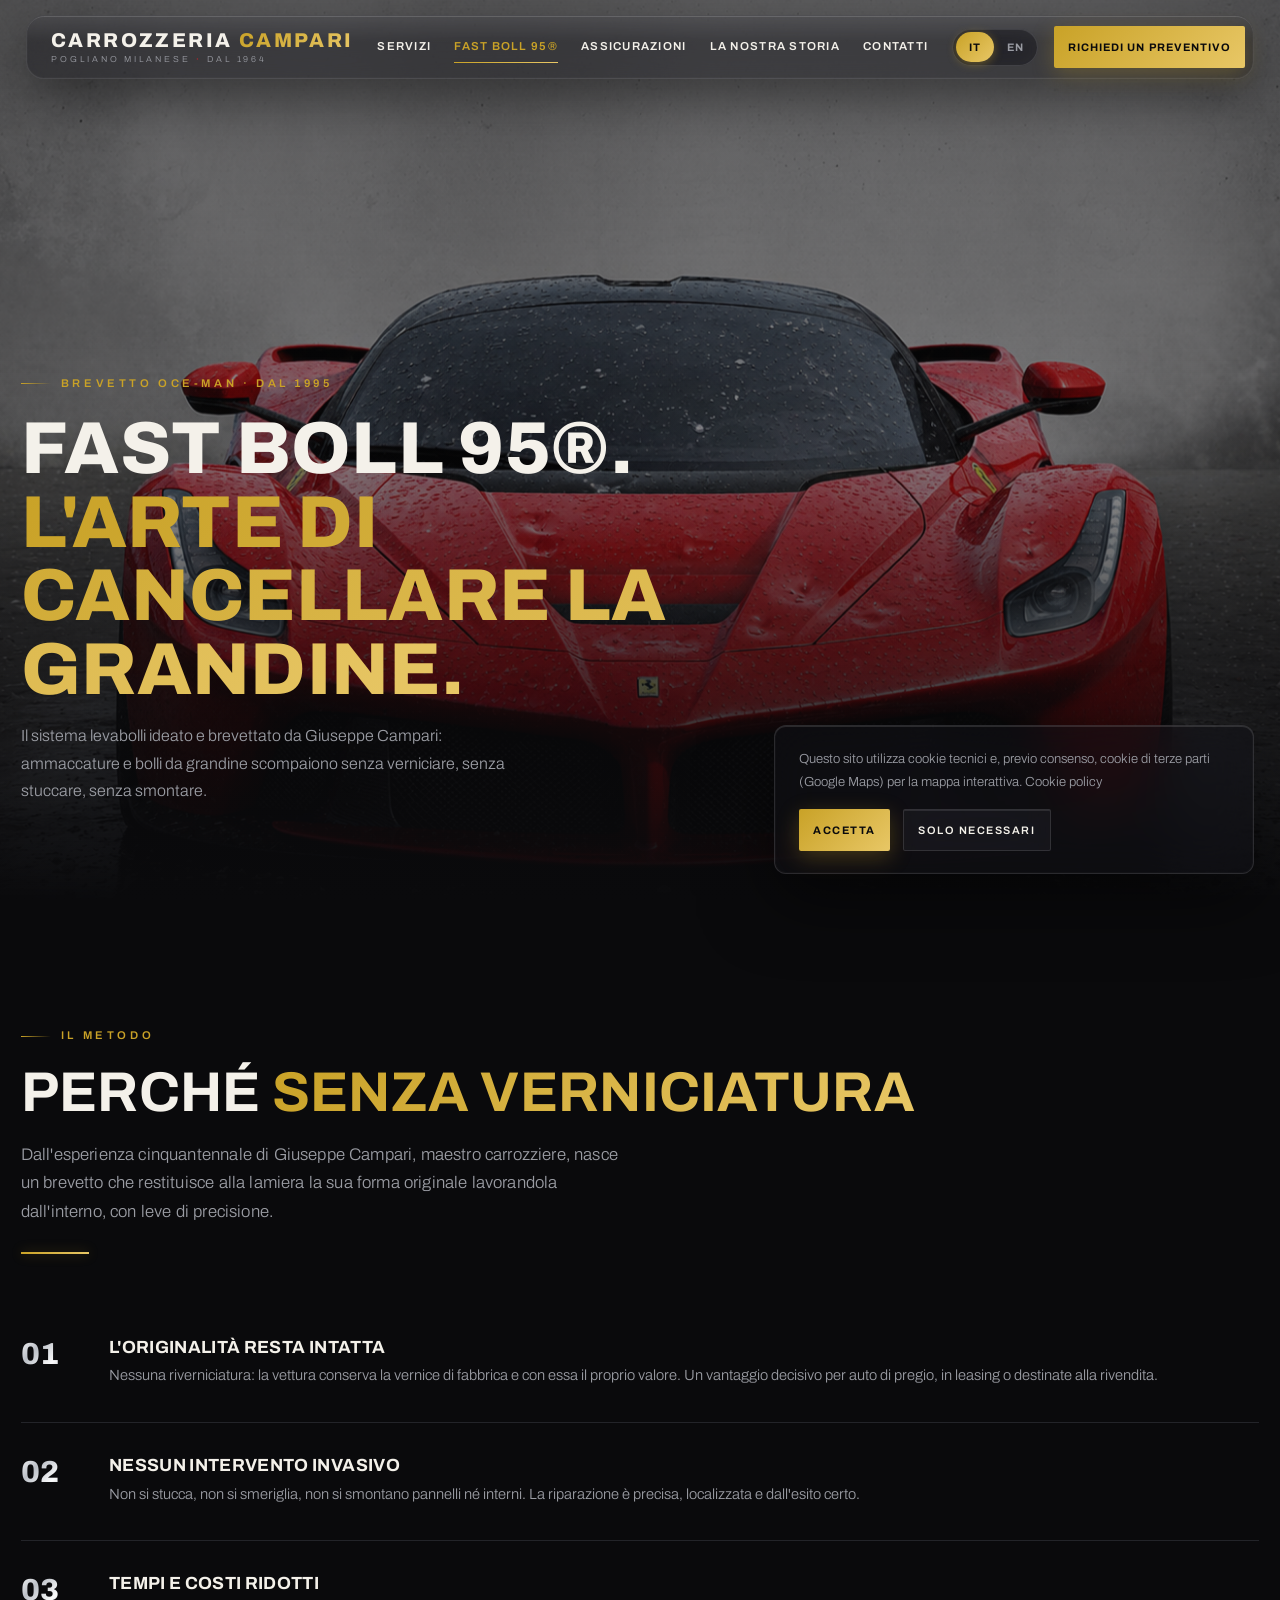
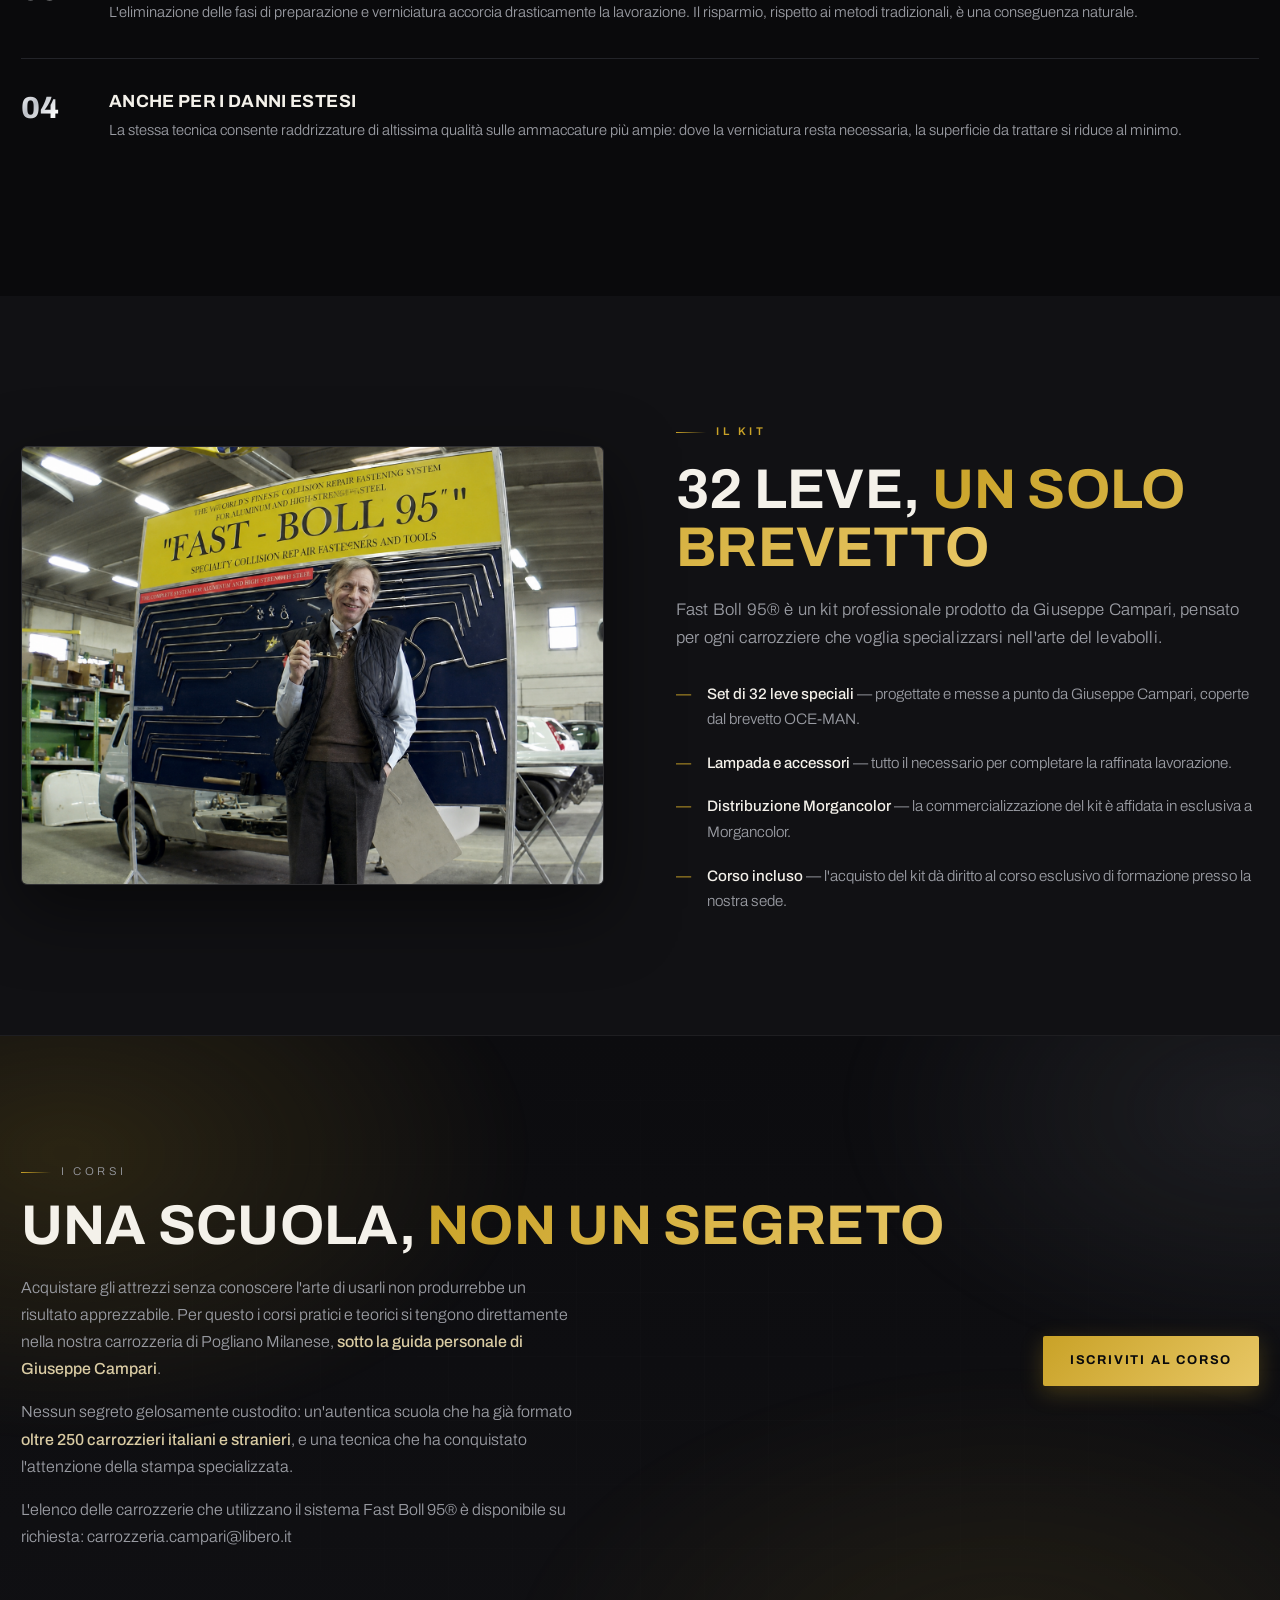
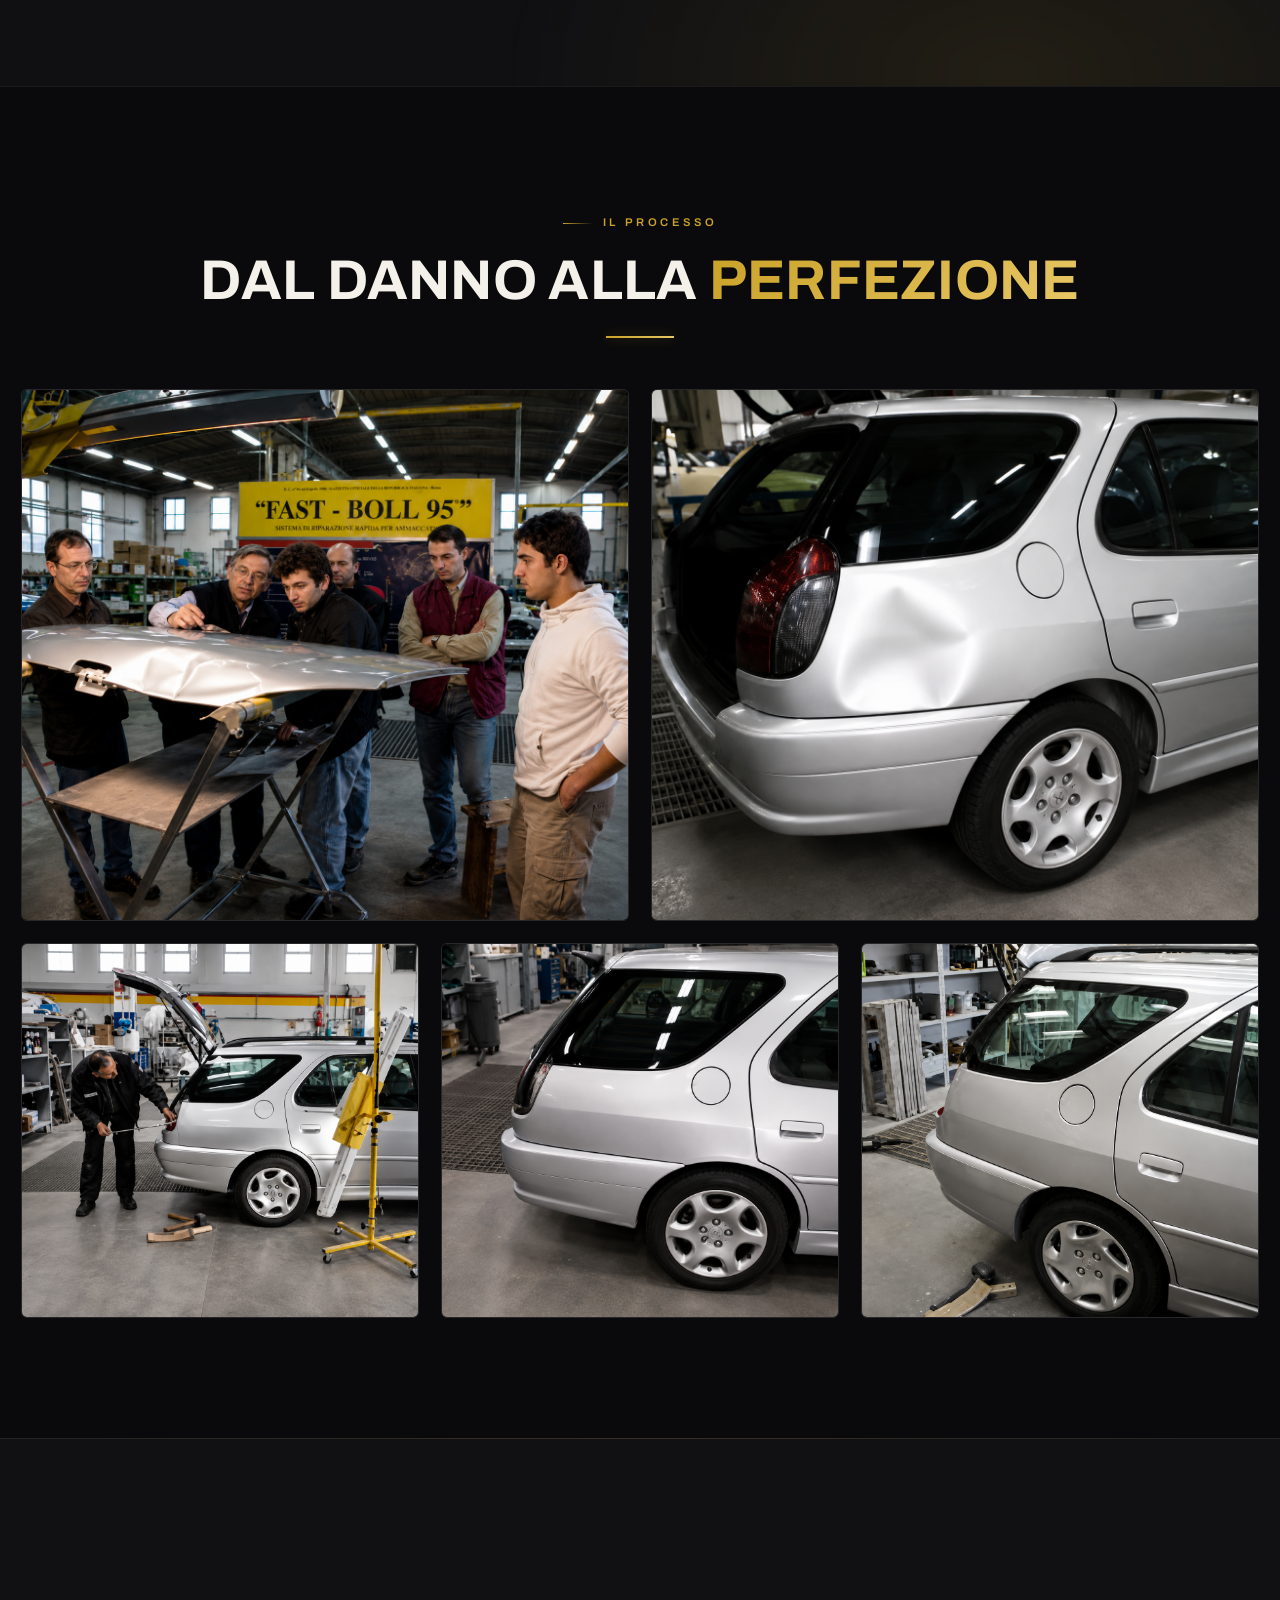
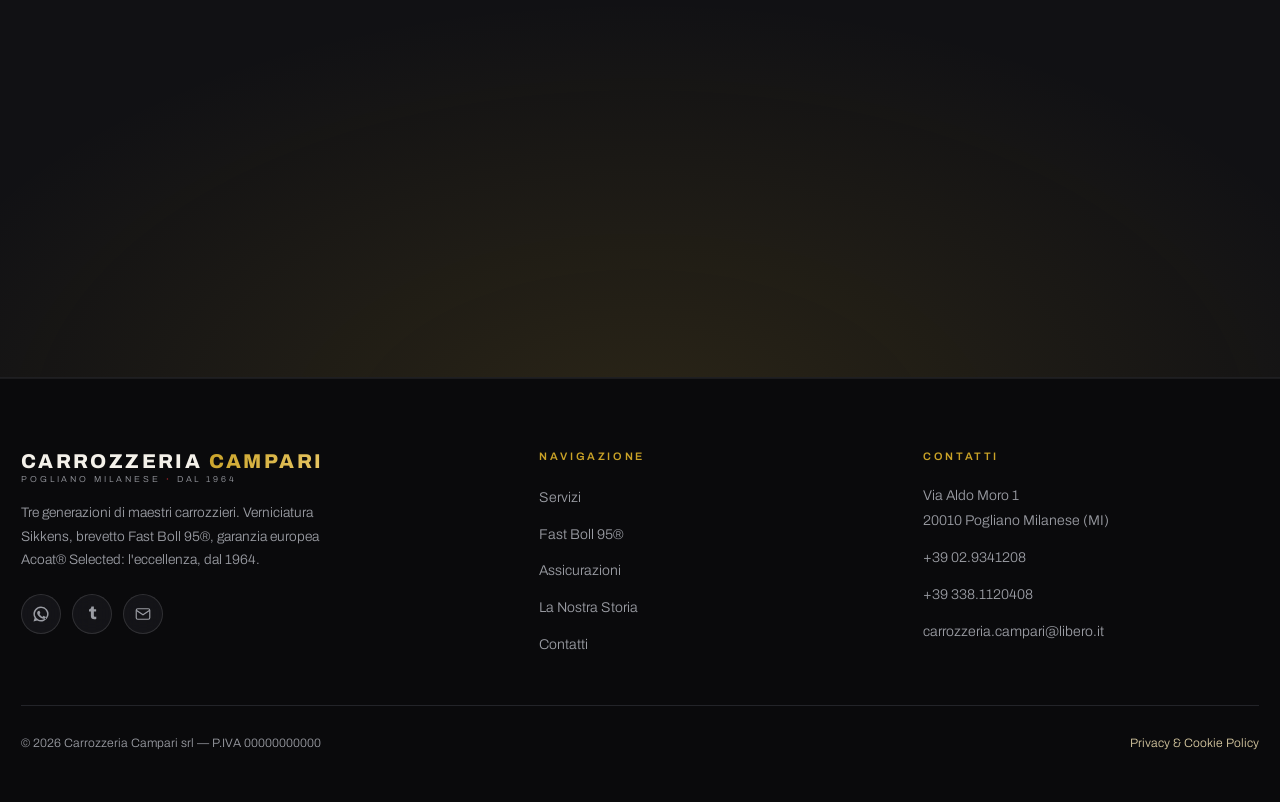
<file: fast-boll.html>
<!DOCTYPE html>
<html lang="it">
<head>
  <meta charset="UTF-8">
  <meta name="viewport" content="width=device-width, initial-scale=1.0">

  <title data-i18n-title="fbp.title">Fast Boll 95® — Riparazione grandine senza verniciatura | Carrozzeria Campari</title>
  <meta name="description" content="Fast Boll 95®: il sistema brevettato da Giuseppe Campari per riparare bolli da grandine e ammaccature senza verniciare. Kit di 32 leve speciali e corsi di specializzazione a Pogliano Milanese — oltre 250 carrozzieri formati.">

  <meta property="og:type" content="website">
  <meta property="og:title" content="Fast Boll 95® — il levabolli brevettato dal 1995">
  <meta property="og:description" content="Riparazione di grandine e ammaccature senza verniciatura. Kit brevettato OCE-MAN e corsi con Giuseppe Campari.">
  <meta property="og:image" content="images/Carrozzeria-Campari-Strumenti-FastBoll95.jpg">
  <meta property="og:locale" content="it_IT">
  <meta property="og:locale:alternate" content="en_GB">

  <link rel="preconnect" href="https://fonts.googleapis.com">
  <link rel="preconnect" href="https://fonts.gstatic.com" crossorigin>
  <link href="https://fonts.googleapis.com/css2?family=Archivo:wght@300;400;500;600;700;800;900&display=swap" rel="stylesheet">

  <style>
    :root{--nero:#0A0A0C;--carbone:#111114;--oro:#C9A227;--oro-chiaro:#E8C766;--champagne:#D9CBA3;--avorio:#F4F1EA;--grigio:#9A9CA3;--font-display:'Archivo',sans-serif;--font-body:'Archivo',sans-serif;--ease-out:cubic-bezier(.16,1,.3,1);--header-h:80px}
    *,*::before,*::after{box-sizing:border-box;margin:0;padding:0}
    body{background:var(--nero);color:var(--avorio);font-family:var(--font-body);font-weight:300;line-height:1.7;overflow-x:hidden}
    img{display:block;max-width:100%;height:auto}
    .container{width:min(1280px,100% - 2.6rem);margin-inline:auto}
    .header{position:fixed;inset:0 0 auto 0;z-index:100;height:var(--header-h);display:flex;align-items:center}
    .page-hero{position:relative;min-height:66svh;display:flex;align-items:flex-end;overflow:hidden;padding-top:var(--header-h)}
  </style>

  <link rel="stylesheet" href="css/style.css">

  <script type="application/ld+json">
  {
    "@context": "https://schema.org",
    "@type": "Service",
    "name": "Fast Boll 95® — riparazione bolli da grandine senza verniciatura",
    "serviceType": "Paintless Dent Repair (PDR)",
    "provider": { "@type": "AutoBodyShop", "name": "Carrozzeria Campari srl", "telephone": "+39029341208",
      "address": { "@type": "PostalAddress", "streetAddress": "Via Aldo Moro 1", "postalCode": "20010", "addressLocality": "Pogliano Milanese", "addressRegion": "MI", "addressCountry": "IT" } },
    "areaServed": "Milano e provincia"
  }
  </script>
</head>
<body>

  <!-- ============ HEADER ============ -->
  <header class="header is-scrolled">
    <div class="container header__inner">
      <a class="logo" href="index.html" aria-label="Carrozzeria Campari — home">
        <span class="logo__name">Carrozzeria <span>Campari</span></span>
        <span class="logo__tag" data-i18n="logo.tag">Pogliano Milanese <b>·</b> dal 1964</span>
      </a>
      <nav class="nav" aria-label="Navigazione principale">
        <a class="nav__link" href="index.html#servizi" data-i18n="nav.servizi">Servizi</a>
        <a class="nav__link is-active" href="fast-boll.html" data-i18n="nav.fastboll">Fast Boll 95®</a>
        <a class="nav__link" href="index.html#assicurazioni" data-i18n="nav.assicurazioni">Assicurazioni</a>
        <a class="nav__link" href="storia.html" data-i18n="nav.storia">La Nostra Storia</a>
        <a class="nav__link" href="index.html#contatti" data-i18n="nav.contatti">Contatti</a>
      </nav>
      <div class="header__tools">
        <div class="lang" role="group" aria-label="Lingua / Language">
          <button class="lang__btn" type="button" data-lang="it" aria-pressed="true">IT</button>
          <button class="lang__btn" type="button" data-lang="en" aria-pressed="false">EN</button>
        </div>
        <button class="btn btn--oro header__cta" type="button" data-modal data-i18n="cta.preventivo">Richiedi un preventivo</button>
        <button class="burger" type="button" aria-label="Menu" aria-expanded="false" aria-controls="drawer">
          <span class="burger__line"></span><span class="burger__line"></span><span class="burger__line"></span>
        </button>
      </div>
    </div>
  </header>

  <nav class="drawer" id="drawer" aria-label="Menu mobile">
    <a class="drawer__link" href="index.html#servizi" data-i18n="nav.servizi">Servizi</a>
    <a class="drawer__link is-active" href="fast-boll.html" data-i18n="nav.fastboll">Fast Boll 95®</a>
    <a class="drawer__link" href="index.html#assicurazioni" data-i18n="nav.assicurazioni">Assicurazioni</a>
    <a class="drawer__link" href="storia.html" data-i18n="nav.storia">La Nostra Storia</a>
    <a class="drawer__link" href="index.html#contatti" data-i18n="nav.contatti">Contatti</a>
    <a class="drawer__link" href="#" data-modal data-i18n="cta.preventivo">Richiedi un preventivo</a>
    <p class="drawer__contact" data-i18n="drawer.contact">Via Aldo Moro 1, Pogliano Milanese<br><a href="tel:+39029341208">+39 02.9341208</a> · <a href="mailto:carrozzeria.campari@libero.it">carrozzeria.campari@libero.it</a></p>
  </nav>

  <main>

    <!-- ============ PAGE HERO — Ferrari 12Cilindri ============ -->
    <section class="page-hero">
      <div class="page-hero__bg">
        <img src="images/Ferrari-12Cilindri.webp" alt="Ferrari 12Cilindri rossa — eleganza e potenza italiane" fetchpriority="high">
      </div>
      <div class="page-hero__overlay"></div>
      <div class="container">
        <div class="page-hero__inner">
          <p class="kicker" data-i18n="fbp.hero.kicker">Brevetto OCE-MAN · dal 1995</p>
          <h1 class="page-hero__title" data-i18n="fbp.hero.title">Fast Boll 95®. <em>L'arte di cancellare la grandine.</em></h1>
          <p class="page-hero__sub" data-i18n="fbp.hero.sub">Il sistema levabolli ideato e brevettato da Giuseppe Campari: ammaccature e bolli da grandine scompaiono senza verniciare, senza stuccare, senza smontare.</p>
        </div>
      </div>
    </section>

    <!-- ============ METODO ============ -->
    <section class="section">
      <div class="container">
        <div class="section__head reveal">
          <p class="kicker" data-i18n="fbp.met.kicker">Il metodo</p>
          <h2 class="section__title" data-i18n="fbp.met.title">Perché <em>senza verniciatura</em></h2>
          <p class="section__lead" data-i18n="fbp.met.lead">Dall'esperienza cinquantennale di Giuseppe Campari, maestro carrozziere, nasce un brevetto che restituisce alla lamiera la sua forma originale lavorandola dall'interno, con leve di precisione.</p>
          <div class="goldline"></div>
        </div>

        <div class="steps reveal">
          <div class="step"><div><h3 data-i18n="fbp.s1.t">L'originalità resta intatta</h3><p data-i18n="fbp.s1.p">Nessuna riverniciatura: la vettura conserva la vernice di fabbrica e con essa il proprio valore. Un vantaggio decisivo per auto di pregio, in leasing o destinate alla rivendita.</p></div></div>
          <div class="step"><div><h3 data-i18n="fbp.s2.t">Nessun intervento invasivo</h3><p data-i18n="fbp.s2.p">Non si stucca, non si smeriglia, non si smontano pannelli né interni. La riparazione è precisa, localizzata e dall'esito certo.</p></div></div>
          <div class="step"><div><h3 data-i18n="fbp.s3.t">Tempi e costi ridotti</h3><p data-i18n="fbp.s3.p">L'eliminazione delle fasi di preparazione e verniciatura accorcia drasticamente la lavorazione. Il risparmio, rispetto ai metodi tradizionali, è una conseguenza naturale.</p></div></div>
          <div class="step"><div><h3 data-i18n="fbp.s4.t">Anche per i danni estesi</h3><p data-i18n="fbp.s4.p">La stessa tecnica consente raddrizzature di altissima qualità sulle ammaccature più ampie: dove la verniciatura resta necessaria, la superficie da trattare si riduce al minimo.</p></div></div>
        </div>
      </div>
    </section>

    <!-- ============ KIT ============ -->
    <section class="section section--carbone" id="kit">
      <div class="container">
        <div class="kit__grid">
          <figure class="kit__photo reveal">
            <img src="images/Carrozzeria-Campari-Strumenti-FastBoll95.jpg" alt="Il pannello espositivo con il set di leve brevettate Fast Boll 95" loading="lazy">
          </figure>
          <div class="reveal" style="--d:.15s">
            <p class="kicker" data-i18n="fbp.kit.kicker">Il Kit</p>
            <h2 class="section__title" data-i18n="fbp.kit.title">32 leve, <em>un solo brevetto</em></h2>
            <p class="section__lead" data-i18n="fbp.kit.lead">Fast Boll 95® è un kit professionale prodotto da Giuseppe Campari, pensato per ogni carrozziere che voglia specializzarsi nell'arte del levabolli.</p>
            <ul class="kit__list">
              <li class="kit__item"><span data-i18n="fbp.kit.1"><strong>Set di 32 leve speciali</strong> — progettate e messe a punto da Giuseppe Campari, coperte dal brevetto OCE-MAN.</span></li>
              <li class="kit__item"><span data-i18n="fbp.kit.2"><strong>Lampada e accessori</strong> — tutto il necessario per completare la raffinata lavorazione.</span></li>
              <li class="kit__item"><span data-i18n="fbp.kit.3"><strong>Distribuzione Morgancolor</strong> — la commercializzazione del kit è affidata in esclusiva a Morgancolor.</span></li>
              <li class="kit__item"><span data-i18n="fbp.kit.4"><strong>Corso incluso</strong> — l'acquisto del kit dà diritto al corso esclusivo di formazione presso la nostra sede.</span></li>
            </ul>
          </div>
        </div>
      </div>
    </section>

    <!-- ============ CORSI ============ -->
    <section class="section corsi" id="corsi" data-fx>
      <div class="sec-fx" aria-hidden="true"><span class="sec-fx__grid"></span></div>
      <div class="container">
        <div class="corsi__grid">
          <div class="corsi__text reveal">
            <p class="kicker" data-i18n="fbp.cor.kicker">I corsi</p>
            <h2 class="section__title" data-i18n="fbp.cor.title">Una scuola, <em>non un segreto</em></h2>
            <p data-i18n="fbp.cor.p1">Acquistare gli attrezzi senza conoscere l'arte di usarli non produrrebbe un risultato apprezzabile. Per questo i corsi pratici e teorici si tengono direttamente nella nostra carrozzeria di Pogliano Milanese, <strong>sotto la guida personale di Giuseppe Campari</strong>.</p>
            <p data-i18n="fbp.cor.p2">Nessun segreto gelosamente custodito: un'autentica scuola che ha già formato <strong>oltre 250 carrozzieri italiani e stranieri</strong>, e una tecnica che ha conquistato l'attenzione della stampa specializzata.</p>
            <p data-i18n="fbp.cor.p3">L'elenco delle carrozzerie che utilizzano il sistema Fast Boll 95® è disponibile su richiesta: <a href="mailto:carrozzeria.campari@libero.it">carrozzeria.campari@libero.it</a></p>
          </div>
          <div class="reveal" style="--d:.15s">
            <button class="btn btn--oro" type="button" data-modal data-service="Corso Fast Boll 95®" data-i18n="fbp.cor.cta">Iscriviti al corso</button>
          </div>
        </div>
      </div>
    </section>

    <!-- ============ PROCESSO ============ -->
    <section class="section" id="processo">
      <div class="container">
        <div class="section__head section__head--center reveal">
          <p class="kicker" data-i18n="fbp.proc.kicker">Il processo</p>
          <h2 class="section__title" data-i18n="fbp.proc.title">Dal danno alla <em>perfezione</em></h2>
          <div class="goldline"></div>
        </div>
        <div class="process__grid">
          <figure class="process__item reveal">
            <img src="images/Carrozzeria-Campari-Corso-FastBoll95.jpg" alt="Giuseppe Campari con gli allievi durante il corso Fast Boll 95" loading="lazy">
            <figcaption class="process__caption"><b data-i18n="fbp.proc.1.b">La scuola</b><span data-i18n="fbp.proc.1.t">Giuseppe Campari e gli allievi del corso Fast Boll 95</span></figcaption>
          </figure>
          <figure class="process__item reveal" style="--d:.1s">
            <img src="images/Carrozzeria-Campari-Danno-Da-Riparare-Con-Metodo-FastBoll95.jpg" alt="Ammaccatura sulla fiancata prima dell'intervento con il sistema Fast Boll 95" loading="lazy">
            <figcaption class="process__caption"><b data-i18n="fbp.proc.2.b">01 · Il danno</b><span data-i18n="fbp.proc.2.t">Tipologia del danno da riparare con il sistema Fast Boll 95</span></figcaption>
          </figure>
          <figure class="process__item reveal" style="--d:.1s">
            <img src="images/Carrozzeria-Campari-Lavorazione-Con-Metodo-FastBoll95.jpg" alt="La lamiera dopo il primo intervento con le leve Fast Boll 95" loading="lazy">
            <figcaption class="process__caption"><b data-i18n="fbp.proc.3.b">02 · Il primo intervento</b><span data-i18n="fbp.proc.3.t">Aspetto del danno subito dopo il primo intervento</span></figcaption>
          </figure>
          <figure class="process__item reveal" style="--d:.2s">
            <img src="images/Carrozzeria-Campari-Lavorazione-Quasi-Ultimata-Con-Metodo-FastBoll95.jpg" alt="Fase di finitura della riparazione con il sistema Fast Boll 95" loading="lazy">
            <figcaption class="process__caption"><b data-i18n="fbp.proc.4.b">03 · La finitura</b><span data-i18n="fbp.proc.4.t">Fase di finitura con il sistema Fast Boll 95</span></figcaption>
          </figure>
          <figure class="process__item reveal" style="--d:.3s">
            <img src="images/Carrozzeria-Campari-Risultato-Finale-Riparazuione-Con-Metodo-FastBoll95.jpg" alt="La fiancata perfettamente riparata, senza alcuna verniciatura" loading="lazy">
            <figcaption class="process__caption"><b data-i18n="fbp.proc.5.b">04 · Il risultato</b><span data-i18n="fbp.proc.5.t">Riparazione eseguita senza alcun intervento di verniciatura</span></figcaption>
          </figure>
        </div>
      </div>
    </section>

    <!-- ============ CTA ============ -->
    <section class="section cta-band">
      <div class="container reveal">
        <p class="kicker" data-i18n="fbp.cta.kicker">Grandine o ammaccature?</p>
        <h2 class="section__title" data-i18n="fbp.cta.title">Affidatevi a chi <em>ha inventato il metodo</em></h2>
        <p class="section__lead" data-i18n="fbp.cta.lead">Un preventivo chiaro, una riparazione invisibile. La vostra auto torna originale.</p>
        <button class="btn btn--oro" type="button" data-modal data-service="Riparazione grandine — Fast Boll 95®" data-i18n="cta.preventivo">Richiedi un preventivo</button>
      </div>
    </section>
  </main>

  <!-- ============ FOOTER ============ -->
  <footer class="footer">
    <div class="container">
      <div class="footer__grid">
        <div>
          <a class="logo" href="index.html">
            <span class="logo__name">Carrozzeria <span>Campari</span></span>
            <span class="logo__tag" data-i18n="logo.tag">Pogliano Milanese <b>·</b> dal 1964</span>
          </a>
          <p class="footer__about" data-i18n="foot.about">Tre generazioni di maestri carrozzieri. Verniciatura Sikkens, brevetto Fast Boll 95®, garanzia europea Acoat® Selected: l'eccellenza, dal 1964.</p>
          <div class="footer__social" aria-label="Social">
            <a href="https://wa.me/393381120408" target="_blank" rel="noopener" aria-label="WhatsApp"><svg viewBox="0 0 24 24" fill="currentColor"><path d="M12 2a10 10 0 0 0-8.5 15.3L2 22l4.8-1.5A10 10 0 1 0 12 2zm0 2a8 8 0 0 1 6.7 12.4l-.3.5.6 2.2-2.3-.6-.4.2A8 8 0 1 1 12 4zm-3.4 4c-.2 0-.5 0-.7.4-.3.3-1 1-1 2.3s1 2.7 1.2 2.9c.1.2 2 3 4.8 4.1 2.4 1 2.9.8 3.4.8.5-.1 1.6-.7 1.9-1.4.2-.6.2-1.2.2-1.3-.1-.1-.3-.2-.6-.3l-2-1c-.3-.1-.5-.1-.7.1l-.7.9c-.1.2-.3.2-.5.1-.3-.1-1.2-.5-2.2-1.4-.8-.7-1.4-1.6-1.5-1.9-.1-.2 0-.4.1-.5l.5-.5c.1-.2.2-.3.3-.5 0-.2 0-.4 0-.5l-.9-2.1c-.2-.6-.4-.5-.6-.5z"/></svg></a>
            <a href="https://www.tumblr.com" target="_blank" rel="noopener" aria-label="Tumblr"><svg viewBox="0 0 24 24" fill="currentColor"><path d="M14.5 2v3.5h3v3.2h-3v5.2c0 1.2.6 1.8 1.7 1.8.6 0 1.2-.1 1.5-.3v3.1c-.5.2-1.5.5-2.7.5-2.8 0-4.5-1.5-4.5-4.4V8.7H8V6c2-.5 3-2 3.2-4h3.3z"/></svg></a>
            <a href="mailto:carrozzeria.campari@libero.it" aria-label="Email"><svg viewBox="0 0 24 24" fill="none" stroke="currentColor" stroke-width="1.6"><rect x="3" y="5" width="18" height="14" rx="2"/><path d="m3 7 9 6 9-6"/></svg></a>
          </div>
        </div>
        <div>
          <h4 class="footer__heading" data-i18n="foot.nav">Navigazione</h4>
          <ul class="footer__list">
            <li><a href="index.html#servizi" data-i18n="nav.servizi">Servizi</a></li>
            <li><a href="fast-boll.html" data-i18n="nav.fastboll">Fast Boll 95®</a></li>
            <li><a href="index.html#assicurazioni" data-i18n="nav.assicurazioni">Assicurazioni</a></li>
            <li><a href="storia.html" data-i18n="nav.storia">La Nostra Storia</a></li>
            <li><a href="index.html#contatti" data-i18n="nav.contatti">Contatti</a></li>
          </ul>
        </div>
        <div>
          <h4 class="footer__heading" data-i18n="foot.contacts">Contatti</h4>
          <ul class="footer__list">
            <li><address>Via Aldo Moro 1<br>20010 Pogliano Milanese (MI)</address></li>
            <li><a href="tel:+39029341208">+39 02.9341208</a></li>
            <li><a href="tel:+393381120408">+39 338.1120408</a></li>
            <li><a href="mailto:carrozzeria.campari@libero.it">carrozzeria.campari@libero.it</a></li>
          </ul>
        </div>
      </div>
      <div class="footer__bottom">
        <p data-i18n="foot.rights">© 2026 Carrozzeria Campari srl — P.IVA 00000000000</p>
        <p><a href="#" rel="nofollow" data-i18n="foot.privacy">Privacy &amp; Cookie Policy</a></p>
      </div>
    </div>
  </footer>

  <!-- ============ MODAL ============ -->
  <div class="modal" id="quote-modal" role="dialog" aria-modal="true" aria-labelledby="modal-title" aria-hidden="true">
    <div class="modal__backdrop"></div>
    <div class="modal__panel">
      <button class="modal__close" type="button" data-modal-close aria-label="Chiudi">✕</button>
      <p class="modal__kicker" data-i18n="modal.kicker">Risposta entro 24 ore</p>
      <h2 class="modal__title" id="modal-title" data-i18n="modal.title">Richiedi un preventivo</h2>
      <p class="modal__sub" data-i18n="modal.sub">Compilate il modulo: un membro della famiglia Campari vi ricontatterà personalmente.</p>
      <form class="form modal__form" data-quote-form>
        <div class="form__row form__row--2">
          <div class="field">
            <label class="field__label" for="m-nome" data-i18n="form.nome">Nome <b>*</b></label>
            <input class="field__input" type="text" id="m-nome" name="nome" required autocomplete="name">
            <p class="field__error" data-i18n="form.err.nome">Inserire il nome</p>
          </div>
          <div class="field">
            <label class="field__label" for="m-telefono" data-i18n="form.telefono">Telefono <b>*</b></label>
            <input class="field__input" type="tel" id="m-telefono" name="telefono" required autocomplete="tel">
            <p class="field__error" data-i18n="form.err.tel">Inserire un numero valido</p>
          </div>
        </div>
        <div class="field">
          <label class="field__label" for="m-email" data-i18n="form.email">Email</label>
          <input class="field__input" type="email" id="m-email" name="email" autocomplete="email">
          <p class="field__error" data-i18n="form.err.email">Inserire un'email valida</p>
        </div>
        <div class="field">
          <label class="field__label" for="m-servizio" data-i18n="form.servizio">Servizio</label>
          <select class="field__input" id="m-servizio" name="servizio">
            <option value="" data-i18n="form.sel">Seleziona un servizio</option>
            <option value="Carrozzeria e verniciatura" data-i18n="form.opt.carrozzeria">Carrozzeria e verniciatura</option>
            <option value="Riparazione grandine — Fast Boll 95®" data-i18n="form.opt.fastboll">Riparazione grandine — Fast Boll 95®</option>
            <option value="Soccorso stradale" data-i18n="form.opt.soccorso">Soccorso stradale</option>
            <option value="Cristalli" data-i18n="form.opt.cristalli">Cristalli</option>
            <option value="Pneumatici" data-i18n="form.opt.pneumatici">Pneumatici</option>
            <option value="Pratiche assicurative" data-i18n="form.opt.assicurative">Pratiche assicurative</option>
            <option value="Vettura sostitutiva / Noleggio" data-i18n="form.opt.noleggio">Vettura sostitutiva / Noleggio</option>
            <option value="Corso Fast Boll 95®" data-i18n="form.opt.corso">Corso Fast Boll 95®</option>
            <option value="Altro" data-i18n="form.opt.altro">Altro</option>
          </select>
        </div>
        <div class="field">
          <label class="field__label" for="m-messaggio" data-i18n="form.messaggio">Messaggio</label>
          <textarea class="field__input" id="m-messaggio" name="messaggio" rows="3"></textarea>
        </div>
        <label class="check">
          <input type="checkbox" name="privacy" required>
          <span data-i18n="form.privacy.short">Ho letto l'<a href="#" rel="nofollow">informativa privacy</a> e acconsento al trattamento dei dati (GDPR). <b>*</b></span>
        </label>
        <div><button class="btn btn--oro" type="submit" style="width:100%" data-i18n="form.submit">Invia la richiesta</button></div>
      </form>
      <div class="modal__success" aria-live="polite">
        <svg class="success-check" viewBox="0 0 88 88" aria-hidden="true"><circle cx="44" cy="44" r="42"/><path d="M26 45l13 13 23-27"/></svg>
        <h3 data-i18n="modal.success.title">Richiesta inviata</h3>
        <p data-i18n="modal.success.text">Grazie per la fiducia. Vi ricontatteremo entro 24 ore lavorative.</p>
      </div>
    </div>
  </div>

  <!-- ============ FAB ============ -->
  <div class="fab-stack">
    <a class="fab fab--glass" href="https://wa.me/393381120408" target="_blank" rel="noopener" aria-label="WhatsApp">
      <svg viewBox="0 0 24 24" fill="currentColor"><path d="M12 2a10 10 0 0 0-8.5 15.3L2 22l4.8-1.5A10 10 0 1 0 12 2zm-3.4 6c.2 0 .5 0 .6.5l.9 2.1c0 .1 0 .3 0 .5-.1.2-.2.3-.3.5l-.5.5c-.1.1-.2.3-.1.5.1.3.7 1.2 1.5 1.9 1 .9 1.9 1.3 2.2 1.4.2.1.4.1.5-.1l.7-.9c.2-.2.4-.2.7-.1l2 1c.3.1.5.2.6.3 0 .1 0 .7-.2 1.3-.3.7-1.4 1.3-1.9 1.4-.5 0-1 .2-3.4-.8-2.8-1.1-4.7-3.9-4.8-4.1-.2-.2-1.2-1.6-1.2-2.9s.7-2 1-2.3c.2-.4.5-.4.7-.4z"/></svg>
    </a>
    <button class="fab fab--oro" type="button" data-modal aria-label="Richiedi un preventivo">
      <svg viewBox="0 0 24 24" fill="none" stroke="currentColor" stroke-width="1.5" stroke-linecap="round" stroke-linejoin="round"><rect x="3" y="5" width="18" height="14" rx="2"/><path d="m3 7 9 6 9-6"/></svg>
    </button>
  </div>

  <!-- ============ MOBILE BAR ============ -->
  <div class="mobilebar">
    <a class="mobilebar__btn mobilebar__btn--call" href="tel:+39029341208">
      <svg viewBox="0 0 24 24" fill="none" stroke="currentColor" stroke-width="1.5" stroke-linecap="round" stroke-linejoin="round" aria-hidden="true"><path d="M5 4h4l2 5-2.5 1.5a12 12 0 0 0 5 5L15 13l5 2v4a2 2 0 0 1-2 2A16 16 0 0 1 3 6a2 2 0 0 1 2-2z"/></svg>
      <span data-i18n="mb.call">Chiama</span>
    </a>
    <button class="mobilebar__btn mobilebar__btn--quote" type="button" data-modal data-i18n="serv.cta">Preventivo</button>
  </div>

  <!-- ============ COOKIE ============ -->
  <div class="cookies" id="cookie-banner" role="region" aria-label="Cookie">
    <p data-i18n="cookie.text">Questo sito utilizza cookie tecnici e, previo consenso, cookie di terze parti (Google Maps) per la mappa interattiva. <a href="#" rel="nofollow">Cookie policy</a></p>
    <div class="cookies__actions">
      <button class="btn btn--oro cookies__btn" type="button" data-cookies="accept" data-i18n="cookie.accept">Accetta</button>
      <button class="btn btn--glass cookies__btn" type="button" data-cookies="decline" data-i18n="cookie.decline">Solo necessari</button>
    </div>
  </div>

  <script src="js/main.js" defer></script>
</body>
</html>
</file>
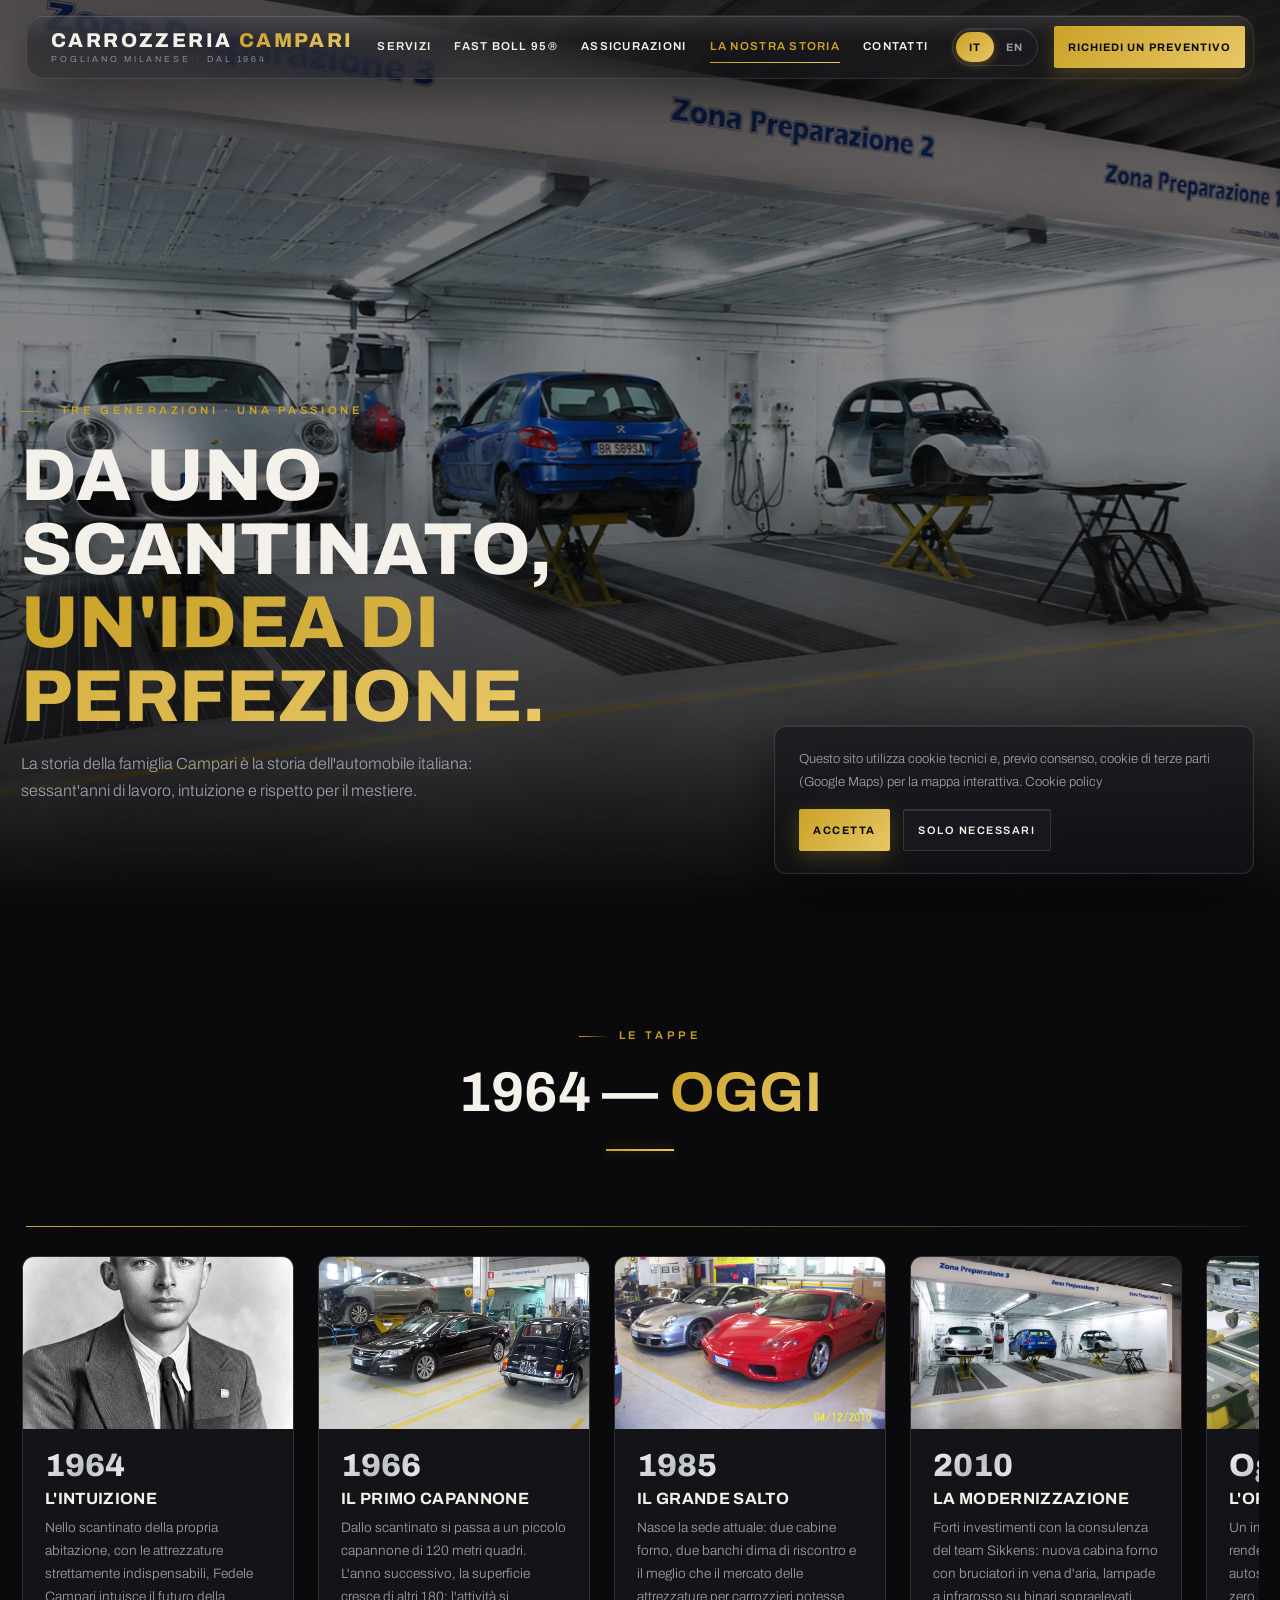
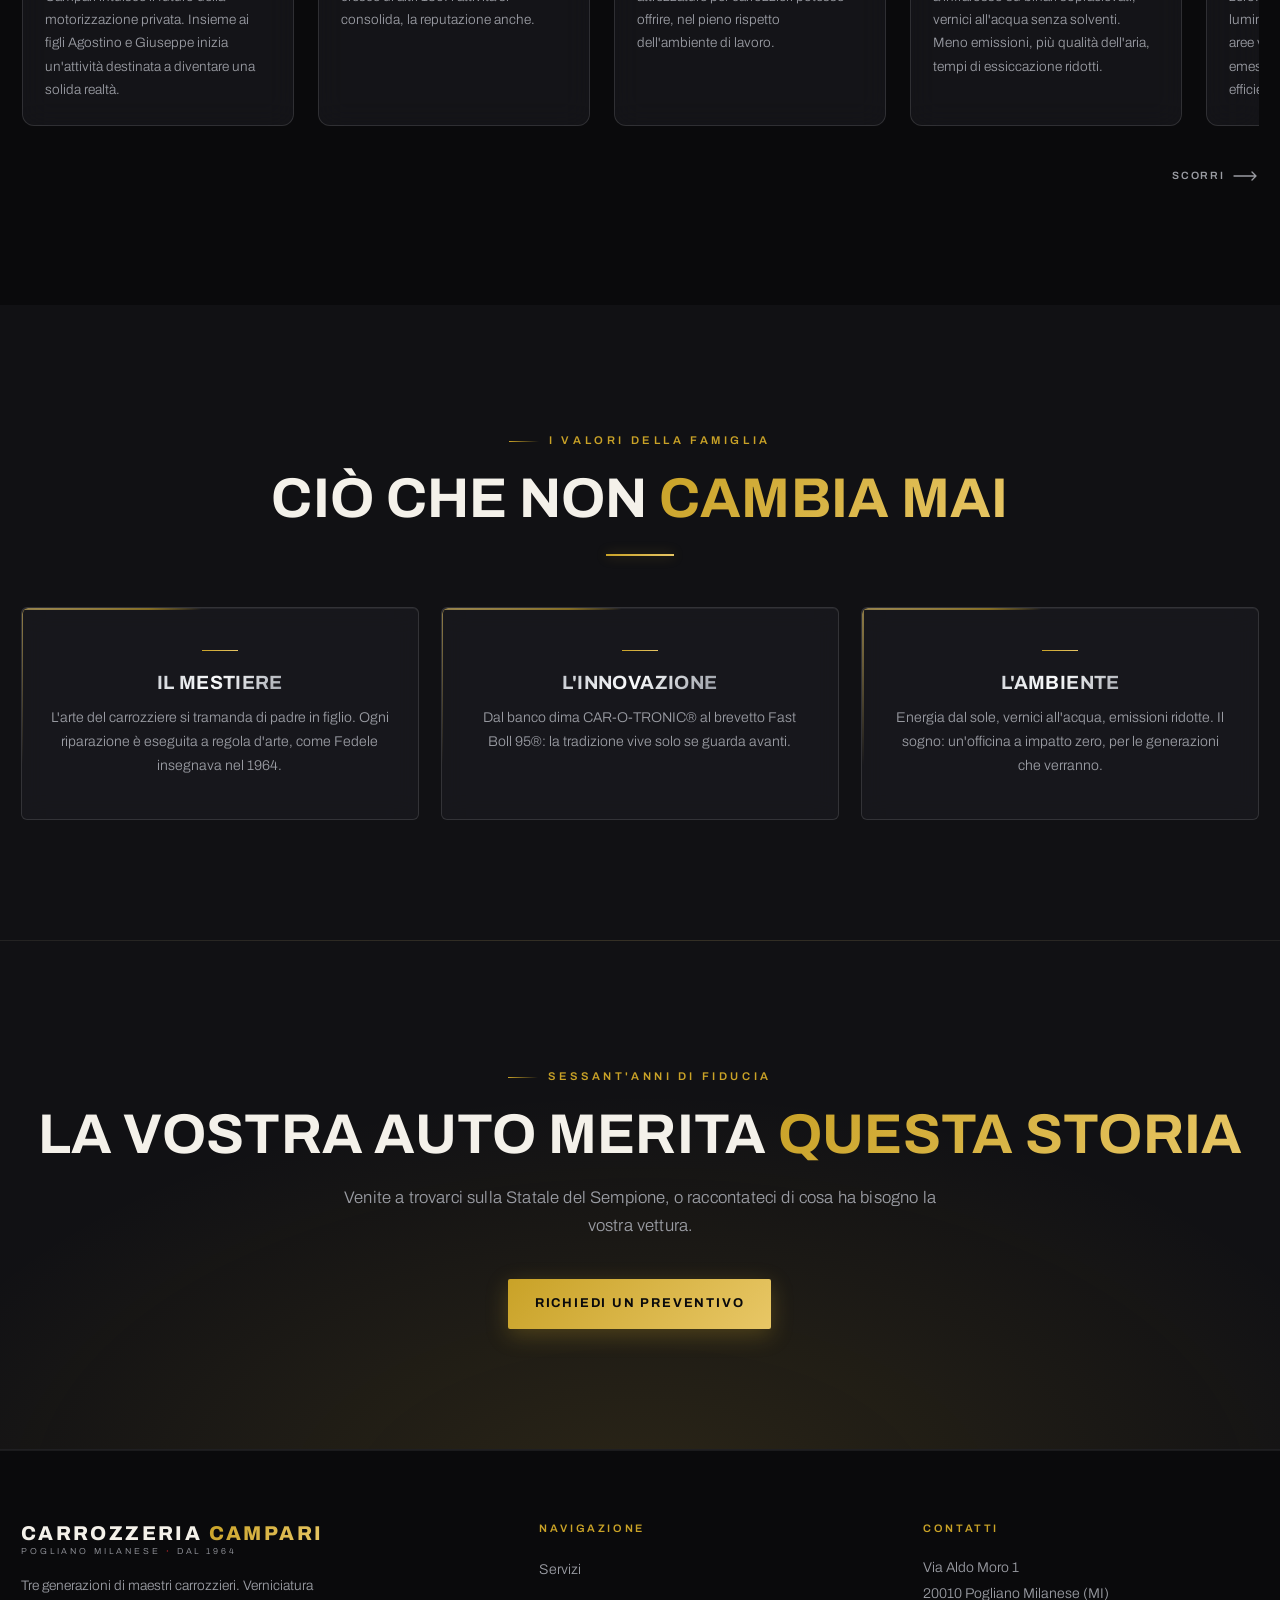
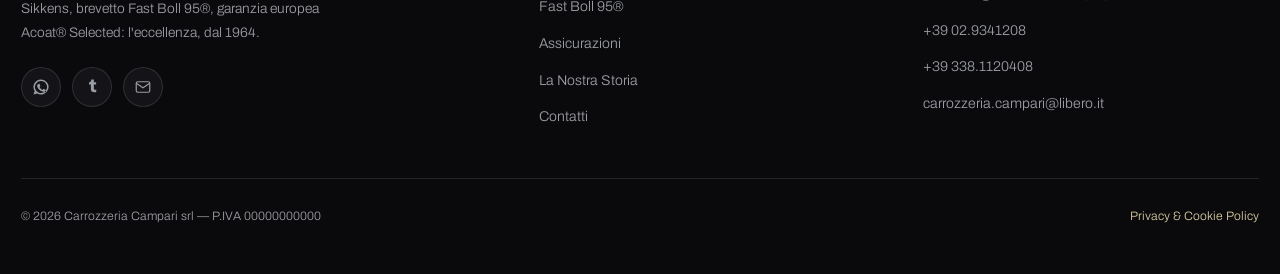
<file: storia.html>
<!DOCTYPE html>
<html lang="it">
<head>
  <meta charset="UTF-8">
  <meta name="viewport" content="width=device-width, initial-scale=1.0">

  <title data-i18n-title="stp.title">La Nostra Storia — Tre generazioni dal 1964 | Carrozzeria Campari</title>
  <meta name="description" content="Dal piccolo scantinato del 1964 alla struttura d'avanguardia alimentata da fotovoltaico da 62 kW: la storia della famiglia Campari, tre generazioni di maestri carrozzieri a Pogliano Milanese.">

  <meta property="og:type" content="website">
  <meta property="og:title" content="La Nostra Storia — Carrozzeria Campari, dal 1964">
  <meta property="og:description" content="Tre generazioni di maestri carrozzieri: la storia della famiglia Campari da uno scantinato a un'officina modello eco-sostenibile.">
  <meta property="og:image" content="images/Carrozzeria-Campari-09-1024x683.jpg">
  <meta property="og:locale" content="it_IT">
  <meta property="og:locale:alternate" content="en_GB">

  <link rel="preconnect" href="https://fonts.googleapis.com">
  <link rel="preconnect" href="https://fonts.gstatic.com" crossorigin>
  <link href="https://fonts.googleapis.com/css2?family=Archivo:wght@300;400;500;600;700;800;900&display=swap" rel="stylesheet">

  <style>
    :root{--nero:#0A0A0C;--carbone:#111114;--oro:#C9A227;--oro-chiaro:#E8C766;--champagne:#D9CBA3;--avorio:#F4F1EA;--grigio:#9A9CA3;--font-display:'Archivo',sans-serif;--font-body:'Archivo',sans-serif;--ease-out:cubic-bezier(.16,1,.3,1);--header-h:80px}
    *,*::before,*::after{box-sizing:border-box;margin:0;padding:0}
    body{background:var(--nero);color:var(--avorio);font-family:var(--font-body);font-weight:300;line-height:1.7;overflow-x:hidden}
    img{display:block;max-width:100%;height:auto}
    .container{width:min(1280px,100% - 2.6rem);margin-inline:auto}
    .header{position:fixed;inset:0 0 auto 0;z-index:100;height:var(--header-h);display:flex;align-items:center}
    .page-hero{position:relative;min-height:66svh;display:flex;align-items:flex-end;overflow:hidden;padding-top:var(--header-h)}
  </style>

  <link rel="stylesheet" href="css/style.css">

  <script type="application/ld+json">
  {
    "@context": "https://schema.org",
    "@type": "AboutPage",
    "name": "La Nostra Storia — Carrozzeria Campari",
    "description": "La storia della Carrozzeria Campari di Pogliano Milanese: dal 1964 a oggi, tre generazioni di maestri carrozzieri.",
    "mainEntity": { "@type": "AutoBodyShop", "name": "Carrozzeria Campari srl", "foundingDate": "1964",
      "founder": { "@type": "Person", "name": "Fedele Campari" },
      "address": { "@type": "PostalAddress", "streetAddress": "Via Aldo Moro 1", "postalCode": "20010", "addressLocality": "Pogliano Milanese", "addressRegion": "MI", "addressCountry": "IT" } }
  }
  </script>
</head>
<body>

  <!-- ============ HEADER ============ -->
  <header class="header is-scrolled">
    <div class="container header__inner">
      <a class="logo" href="index.html" aria-label="Carrozzeria Campari — home">
        <span class="logo__name">Carrozzeria <span>Campari</span></span>
        <span class="logo__tag" data-i18n="logo.tag">Pogliano Milanese <b>·</b> dal 1964</span>
      </a>
      <nav class="nav" aria-label="Navigazione principale">
        <a class="nav__link" href="index.html#servizi" data-i18n="nav.servizi">Servizi</a>
        <a class="nav__link" href="fast-boll.html" data-i18n="nav.fastboll">Fast Boll 95®</a>
        <a class="nav__link" href="index.html#assicurazioni" data-i18n="nav.assicurazioni">Assicurazioni</a>
        <a class="nav__link is-active" href="storia.html" data-i18n="nav.storia">La Nostra Storia</a>
        <a class="nav__link" href="index.html#contatti" data-i18n="nav.contatti">Contatti</a>
      </nav>
      <div class="header__tools">
        <div class="lang" role="group" aria-label="Lingua / Language">
          <button class="lang__btn" type="button" data-lang="it" aria-pressed="true">IT</button>
          <button class="lang__btn" type="button" data-lang="en" aria-pressed="false">EN</button>
        </div>
        <button class="btn btn--oro header__cta" type="button" data-modal data-i18n="cta.preventivo">Richiedi un preventivo</button>
        <button class="burger" type="button" aria-label="Menu" aria-expanded="false" aria-controls="drawer">
          <span class="burger__line"></span><span class="burger__line"></span><span class="burger__line"></span>
        </button>
      </div>
    </div>
  </header>

  <nav class="drawer" id="drawer" aria-label="Menu mobile">
    <a class="drawer__link" href="index.html#servizi" data-i18n="nav.servizi">Servizi</a>
    <a class="drawer__link" href="fast-boll.html" data-i18n="nav.fastboll">Fast Boll 95®</a>
    <a class="drawer__link" href="index.html#assicurazioni" data-i18n="nav.assicurazioni">Assicurazioni</a>
    <a class="drawer__link is-active" href="storia.html" data-i18n="nav.storia">La Nostra Storia</a>
    <a class="drawer__link" href="index.html#contatti" data-i18n="nav.contatti">Contatti</a>
    <a class="drawer__link" href="#" data-modal data-i18n="cta.preventivo">Richiedi un preventivo</a>
    <p class="drawer__contact" data-i18n="drawer.contact">Via Aldo Moro 1, Pogliano Milanese<br><a href="tel:+39029341208">+39 02.9341208</a> · <a href="mailto:carrozzeria.campari@libero.it">carrozzeria.campari@libero.it</a></p>
  </nav>

  <main>

    <!-- ============ PAGE HERO ============ -->
    <section class="page-hero">
      <div class="page-hero__bg">
        <img src="images/Carrozzeria-Campari-09-1024x683.jpg" alt="Le zone di preparazione dell'officina Campari con vetture sui ponti sollevatori" fetchpriority="high">
      </div>
      <div class="page-hero__overlay"></div>
      <div class="container">
        <div class="page-hero__inner">
          <p class="kicker" data-i18n="stp.hero.kicker">Tre generazioni · una passione</p>
          <h1 class="page-hero__title" data-i18n="stp.hero.title">Da uno scantinato, <em>un'idea di perfezione.</em></h1>
          <p class="page-hero__sub" data-i18n="stp.hero.sub">La storia della famiglia Campari è la storia dell'automobile italiana: sessant'anni di lavoro, intuizione e rispetto per il mestiere.</p>
        </div>
      </div>
    </section>

    <!-- ============ TIMELINE ============ -->
    <section class="section">
      <div class="container">
        <div class="section__head section__head--center reveal">
          <p class="kicker" data-i18n="stp.tl.kicker">Le tappe</p>
          <h2 class="section__title" data-i18n="stp.tl.title">1964 — <em>oggi</em></h2>
          <div class="goldline"></div>
        </div>

        <div class="timeline">
          <div class="tl-item reveal">
            <div class="tl-item__year">1964</div>
            <h3 class="tl-item__title" data-i18n="stp.tl.1.t">L'intuizione</h3>
            <p class="tl-item__text" data-i18n="stp.tl.1.p">Nello scantinato della propria abitazione, con le attrezzature strettamente indispensabili, Fedele Campari intuisce il futuro della motorizzazione privata. Insieme ai figli Agostino e Giuseppe inizia un'attività destinata a diventare una solida realtà.</p>
            <img class="tl-item__photo" src="images/Fedele-Campari.gif" alt="Fedele Campari, fondatore della carrozzeria" loading="lazy">
          </div>
          <div class="tl-item reveal">
            <div class="tl-item__year">1966</div>
            <h3 class="tl-item__title" data-i18n="stp.tl.2.t">Il primo capannone</h3>
            <p class="tl-item__text" data-i18n="stp.tl.2.p">Dallo scantinato si passa a un piccolo capannone di 120 metri quadri. L'anno successivo, la superficie cresce di altri 180: l'attività si consolida, la reputazione anche.</p>
            <img class="tl-item__photo" src="images/Carrozzeria-Campari-07-1024x768.jpg" alt="Reparto di lavorazione della Carrozzeria Campari" loading="lazy">
          </div>
          <div class="tl-item reveal">
            <div class="tl-item__year">1985</div>
            <h3 class="tl-item__title" data-i18n="stp.tl.3.t">Il grande salto</h3>
            <p class="tl-item__text" data-i18n="stp.tl.3.p">Nasce la sede attuale: due cabine forno, due banchi dima di riscontro e il meglio che il mercato delle attrezzature per carrozzieri potesse offrire, nel pieno rispetto dell'ambiente di lavoro.</p>
            <img class="tl-item__photo" src="images/Carrozzeria-Campari-02-1024x768.jpg" alt="L'esterno della sede attuale della Carrozzeria Campari" loading="lazy">
          </div>
          <div class="tl-item reveal">
            <div class="tl-item__year">2010</div>
            <h3 class="tl-item__title" data-i18n="stp.tl.4.t">La modernizzazione</h3>
            <p class="tl-item__text" data-i18n="stp.tl.4.p">Forti investimenti con la consulenza del team Sikkens: nuova cabina forno con bruciatori in vena d'aria, lampade a infrarosso su binari sopraelevati, vernici all'acqua senza solventi. Meno emissioni, più qualità dell'aria, tempi di essiccazione ridotti.</p>
            <img class="tl-item__photo" src="images/Carrozzeria-Campari-09-1024x683.jpg" alt="Le moderne zone di preparazione dell'officina dopo la modernizzazione" loading="lazy">
          </div>
          <div class="tl-item reveal">
            <div class="tl-item__year" data-i18n="stp.tl.5.y">Oggi</div>
            <h3 class="tl-item__title" data-i18n="stp.tl.5.t">L'officina del futuro</h3>
            <p class="tl-item__text" data-i18n="stp.tl.5.p">Un impianto fotovoltaico da 62 kW rende la struttura teoricamente autosufficiente, a impatto ambientale zero. Il prossimo obiettivo: una luminosa zona di consegna, nuove aree verdi per compensare la CO₂ emessa e un'officina modello — efficiente, salubre, sicura.</p>
            <img class="tl-item__photo" src="images/Carrozzeria-Campari-11-1024x768.jpg" alt="L'officina moderna della Carrozzeria Campari oggi" loading="lazy">
          </div>
        </div>
        <p class="timeline-hint" aria-hidden="true">
          <span data-i18n="hero.scroll">Scorri</span>
          <svg viewBox="0 0 26 10" fill="none" stroke="currentColor" stroke-width="1.3" stroke-linecap="round"><path d="M1 5h22m0 0-4-4m4 4-4 4"/></svg>
        </p>
      </div>
    </section>

    <!-- ============ VALORI ============ -->
    <section class="section section--carbone">
      <div class="container">
        <div class="section__head section__head--center reveal">
          <p class="kicker" data-i18n="stp.val.kicker">I valori della famiglia</p>
          <h2 class="section__title" data-i18n="stp.val.title">Ciò che non <em>cambia mai</em></h2>
          <div class="goldline"></div>
        </div>
        <div class="values__grid">
          <div class="value reveal">
            <h3 class="value__title" data-i18n="stp.val.1.t">Il mestiere</h3>
            <p class="value__text" data-i18n="stp.val.1.p">L'arte del carrozziere si tramanda di padre in figlio. Ogni riparazione è eseguita a regola d'arte, come Fedele insegnava nel 1964.</p>
          </div>
          <div class="value reveal" style="--d:.12s">
            <h3 class="value__title" data-i18n="stp.val.2.t">L'innovazione</h3>
            <p class="value__text" data-i18n="stp.val.2.p">Dal banco dima CAR-O-TRONIC® al brevetto Fast Boll 95®: la tradizione vive solo se guarda avanti.</p>
          </div>
          <div class="value reveal" style="--d:.24s">
            <h3 class="value__title" data-i18n="stp.val.3.t">L'ambiente</h3>
            <p class="value__text" data-i18n="stp.val.3.p">Energia dal sole, vernici all'acqua, emissioni ridotte. Il sogno: un'officina a impatto zero, per le generazioni che verranno.</p>
          </div>
        </div>
      </div>
    </section>

    <!-- ============ CTA ============ -->
    <section class="section cta-band">
      <div class="container reveal">
        <p class="kicker" data-i18n="stp.cta.kicker">Sessant'anni di fiducia</p>
        <h2 class="section__title" data-i18n="stp.cta.title">La vostra auto merita <em>questa storia</em></h2>
        <p class="section__lead" data-i18n="stp.cta.lead">Venite a trovarci sulla Statale del Sempione, o raccontateci di cosa ha bisogno la vostra vettura.</p>
        <button class="btn btn--oro" type="button" data-modal data-i18n="cta.preventivo">Richiedi un preventivo</button>
      </div>
    </section>
  </main>

  <!-- ============ FOOTER ============ -->
  <footer class="footer">
    <div class="container">
      <div class="footer__grid">
        <div>
          <a class="logo" href="index.html">
            <span class="logo__name">Carrozzeria <span>Campari</span></span>
            <span class="logo__tag" data-i18n="logo.tag">Pogliano Milanese <b>·</b> dal 1964</span>
          </a>
          <p class="footer__about" data-i18n="foot.about">Tre generazioni di maestri carrozzieri. Verniciatura Sikkens, brevetto Fast Boll 95®, garanzia europea Acoat® Selected: l'eccellenza, dal 1964.</p>
          <div class="footer__social" aria-label="Social">
            <a href="https://wa.me/393381120408" target="_blank" rel="noopener" aria-label="WhatsApp"><svg viewBox="0 0 24 24" fill="currentColor"><path d="M12 2a10 10 0 0 0-8.5 15.3L2 22l4.8-1.5A10 10 0 1 0 12 2zm0 2a8 8 0 0 1 6.7 12.4l-.3.5.6 2.2-2.3-.6-.4.2A8 8 0 1 1 12 4zm-3.4 4c-.2 0-.5 0-.7.4-.3.3-1 1-1 2.3s1 2.7 1.2 2.9c.1.2 2 3 4.8 4.1 2.4 1 2.9.8 3.4.8.5-.1 1.6-.7 1.9-1.4.2-.6.2-1.2.2-1.3-.1-.1-.3-.2-.6-.3l-2-1c-.3-.1-.5-.1-.7.1l-.7.9c-.1.2-.3.2-.5.1-.3-.1-1.2-.5-2.2-1.4-.8-.7-1.4-1.6-1.5-1.9-.1-.2 0-.4.1-.5l.5-.5c.1-.2.2-.3.3-.5 0-.2 0-.4 0-.5l-.9-2.1c-.2-.6-.4-.5-.6-.5z"/></svg></a>
            <a href="https://www.tumblr.com" target="_blank" rel="noopener" aria-label="Tumblr"><svg viewBox="0 0 24 24" fill="currentColor"><path d="M14.5 2v3.5h3v3.2h-3v5.2c0 1.2.6 1.8 1.7 1.8.6 0 1.2-.1 1.5-.3v3.1c-.5.2-1.5.5-2.7.5-2.8 0-4.5-1.5-4.5-4.4V8.7H8V6c2-.5 3-2 3.2-4h3.3z"/></svg></a>
            <a href="mailto:carrozzeria.campari@libero.it" aria-label="Email"><svg viewBox="0 0 24 24" fill="none" stroke="currentColor" stroke-width="1.6"><rect x="3" y="5" width="18" height="14" rx="2"/><path d="m3 7 9 6 9-6"/></svg></a>
          </div>
        </div>
        <div>
          <h4 class="footer__heading" data-i18n="foot.nav">Navigazione</h4>
          <ul class="footer__list">
            <li><a href="index.html#servizi" data-i18n="nav.servizi">Servizi</a></li>
            <li><a href="fast-boll.html" data-i18n="nav.fastboll">Fast Boll 95®</a></li>
            <li><a href="index.html#assicurazioni" data-i18n="nav.assicurazioni">Assicurazioni</a></li>
            <li><a href="storia.html" data-i18n="nav.storia">La Nostra Storia</a></li>
            <li><a href="index.html#contatti" data-i18n="nav.contatti">Contatti</a></li>
          </ul>
        </div>
        <div>
          <h4 class="footer__heading" data-i18n="foot.contacts">Contatti</h4>
          <ul class="footer__list">
            <li><address>Via Aldo Moro 1<br>20010 Pogliano Milanese (MI)</address></li>
            <li><a href="tel:+39029341208">+39 02.9341208</a></li>
            <li><a href="tel:+393381120408">+39 338.1120408</a></li>
            <li><a href="mailto:carrozzeria.campari@libero.it">carrozzeria.campari@libero.it</a></li>
          </ul>
        </div>
      </div>
      <div class="footer__bottom">
        <p data-i18n="foot.rights">© 2026 Carrozzeria Campari srl — P.IVA 00000000000</p>
        <p><a href="#" rel="nofollow" data-i18n="foot.privacy">Privacy &amp; Cookie Policy</a></p>
      </div>
    </div>
  </footer>

  <!-- ============ MODAL ============ -->
  <div class="modal" id="quote-modal" role="dialog" aria-modal="true" aria-labelledby="modal-title" aria-hidden="true">
    <div class="modal__backdrop"></div>
    <div class="modal__panel">
      <button class="modal__close" type="button" data-modal-close aria-label="Chiudi">✕</button>
      <p class="modal__kicker" data-i18n="modal.kicker">Risposta entro 24 ore</p>
      <h2 class="modal__title" id="modal-title" data-i18n="modal.title">Richiedi un preventivo</h2>
      <p class="modal__sub" data-i18n="modal.sub">Compilate il modulo: un membro della famiglia Campari vi ricontatterà personalmente.</p>
      <form class="form modal__form" data-quote-form>
        <div class="form__row form__row--2">
          <div class="field">
            <label class="field__label" for="m-nome" data-i18n="form.nome">Nome <b>*</b></label>
            <input class="field__input" type="text" id="m-nome" name="nome" required autocomplete="name">
            <p class="field__error" data-i18n="form.err.nome">Inserire il nome</p>
          </div>
          <div class="field">
            <label class="field__label" for="m-telefono" data-i18n="form.telefono">Telefono <b>*</b></label>
            <input class="field__input" type="tel" id="m-telefono" name="telefono" required autocomplete="tel">
            <p class="field__error" data-i18n="form.err.tel">Inserire un numero valido</p>
          </div>
        </div>
        <div class="field">
          <label class="field__label" for="m-email" data-i18n="form.email">Email</label>
          <input class="field__input" type="email" id="m-email" name="email" autocomplete="email">
          <p class="field__error" data-i18n="form.err.email">Inserire un'email valida</p>
        </div>
        <div class="field">
          <label class="field__label" for="m-servizio" data-i18n="form.servizio">Servizio</label>
          <select class="field__input" id="m-servizio" name="servizio">
            <option value="" data-i18n="form.sel">Seleziona un servizio</option>
            <option value="Carrozzeria e verniciatura" data-i18n="form.opt.carrozzeria">Carrozzeria e verniciatura</option>
            <option value="Riparazione grandine — Fast Boll 95®" data-i18n="form.opt.fastboll">Riparazione grandine — Fast Boll 95®</option>
            <option value="Soccorso stradale" data-i18n="form.opt.soccorso">Soccorso stradale</option>
            <option value="Cristalli" data-i18n="form.opt.cristalli">Cristalli</option>
            <option value="Pneumatici" data-i18n="form.opt.pneumatici">Pneumatici</option>
            <option value="Pratiche assicurative" data-i18n="form.opt.assicurative">Pratiche assicurative</option>
            <option value="Vettura sostitutiva / Noleggio" data-i18n="form.opt.noleggio">Vettura sostitutiva / Noleggio</option>
            <option value="Corso Fast Boll 95®" data-i18n="form.opt.corso">Corso Fast Boll 95®</option>
            <option value="Altro" data-i18n="form.opt.altro">Altro</option>
          </select>
        </div>
        <div class="field">
          <label class="field__label" for="m-messaggio" data-i18n="form.messaggio">Messaggio</label>
          <textarea class="field__input" id="m-messaggio" name="messaggio" rows="3"></textarea>
        </div>
        <label class="check">
          <input type="checkbox" name="privacy" required>
          <span data-i18n="form.privacy.short">Ho letto l'<a href="#" rel="nofollow">informativa privacy</a> e acconsento al trattamento dei dati (GDPR). <b>*</b></span>
        </label>
        <div><button class="btn btn--oro" type="submit" style="width:100%" data-i18n="form.submit">Invia la richiesta</button></div>
      </form>
      <div class="modal__success" aria-live="polite">
        <svg class="success-check" viewBox="0 0 88 88" aria-hidden="true"><circle cx="44" cy="44" r="42"/><path d="M26 45l13 13 23-27"/></svg>
        <h3 data-i18n="modal.success.title">Richiesta inviata</h3>
        <p data-i18n="modal.success.text">Grazie per la fiducia. Vi ricontatteremo entro 24 ore lavorative.</p>
      </div>
    </div>
  </div>

  <!-- ============ FAB ============ -->
  <div class="fab-stack">
    <a class="fab fab--glass" href="https://wa.me/393381120408" target="_blank" rel="noopener" aria-label="WhatsApp">
      <svg viewBox="0 0 24 24" fill="currentColor"><path d="M12 2a10 10 0 0 0-8.5 15.3L2 22l4.8-1.5A10 10 0 1 0 12 2zm-3.4 6c.2 0 .5 0 .6.5l.9 2.1c0 .1 0 .3 0 .5-.1.2-.2.3-.3.5l-.5.5c-.1.1-.2.3-.1.5.1.3.7 1.2 1.5 1.9 1 .9 1.9 1.3 2.2 1.4.2.1.4.1.5-.1l.7-.9c.2-.2.4-.2.7-.1l2 1c.3.1.5.2.6.3 0 .1 0 .7-.2 1.3-.3.7-1.4 1.3-1.9 1.4-.5 0-1 .2-3.4-.8-2.8-1.1-4.7-3.9-4.8-4.1-.2-.2-1.2-1.6-1.2-2.9s.7-2 1-2.3c.2-.4.5-.4.7-.4z"/></svg>
    </a>
    <button class="fab fab--oro" type="button" data-modal aria-label="Richiedi un preventivo">
      <svg viewBox="0 0 24 24" fill="none" stroke="currentColor" stroke-width="1.5" stroke-linecap="round" stroke-linejoin="round"><rect x="3" y="5" width="18" height="14" rx="2"/><path d="m3 7 9 6 9-6"/></svg>
    </button>
  </div>

  <!-- ============ MOBILE BAR ============ -->
  <div class="mobilebar">
    <a class="mobilebar__btn mobilebar__btn--call" href="tel:+39029341208">
      <svg viewBox="0 0 24 24" fill="none" stroke="currentColor" stroke-width="1.5" stroke-linecap="round" stroke-linejoin="round" aria-hidden="true"><path d="M5 4h4l2 5-2.5 1.5a12 12 0 0 0 5 5L15 13l5 2v4a2 2 0 0 1-2 2A16 16 0 0 1 3 6a2 2 0 0 1 2-2z"/></svg>
      <span data-i18n="mb.call">Chiama</span>
    </a>
    <button class="mobilebar__btn mobilebar__btn--quote" type="button" data-modal data-i18n="serv.cta">Preventivo</button>
  </div>

  <!-- ============ COOKIE ============ -->
  <div class="cookies" id="cookie-banner" role="region" aria-label="Cookie">
    <p data-i18n="cookie.text">Questo sito utilizza cookie tecnici e, previo consenso, cookie di terze parti (Google Maps) per la mappa interattiva. <a href="#" rel="nofollow">Cookie policy</a></p>
    <div class="cookies__actions">
      <button class="btn btn--oro cookies__btn" type="button" data-cookies="accept" data-i18n="cookie.accept">Accetta</button>
      <button class="btn btn--glass cookies__btn" type="button" data-cookies="decline" data-i18n="cookie.decline">Solo necessari</button>
    </div>
  </div>

  <script src="js/main.js" defer></script>
</body>
</html>
</file>
<file: css/style.css>
/* ============================================================
   CARROZZERIA CAMPARI — style.css
   Dark luxury · Oro · Cromo · Liquid Glass · dal 1964
   Tipografia in stile Lamborghini (Archivo, uppercase)
   ============================================================ */

:root{
  /* Base */
  --nero:        #0A0A0C;
  --carbone:     #111114;
  --grafite:     #1A1B1F;
  --grafite-2:   #232429;

  /* Oro */
  --oro:         #C9A227;
  --oro-chiaro:  #E8C766;
  --champagne:   #D9CBA3;

  /* Metallo / Cromo */
  --argento:     #C7CBD1;
  --acciaio:     #8C9097;
  --cromo:       linear-gradient(135deg,#F3F4F6 0%,#BCC0C7 22%,#FAFBFC 48%,#9CA0A8 72%,#DDE0E4 100%);
  --cromo-soft:  linear-gradient(135deg,#E9EBEE 0%,#AEB2BA 50%,#D2D5DA 100%);

  /* Text */
  --avorio:      #F4F1EA;
  --grigio:      #9A9CA3;
  --grigio-scuro:#6A6C73;
  --rosso-corsa: #B3252B;

  /* Liquid Glass */
  --glass-bg:     rgba(18,18,22,.55);
  --glass-bg-lt:  rgba(30,31,37,.50);
  --glass-border: rgba(255,255,255,.12);
  --glass-blur:   blur(22px) saturate(1.4);
  --glass-shadow: 0 24px 70px rgba(0,0,0,.55), inset 0 1px 0 rgba(255,255,255,.10), inset 0 0 0 1px rgba(255,255,255,.02);

  /* Fonts */
  --font-display: 'Archivo', -apple-system, BlinkMacSystemFont, sans-serif;
  --font-body: 'Archivo', -apple-system, BlinkMacSystemFont, sans-serif;

  --ease-out: cubic-bezier(.16,1,.3,1);
  --ease-glass: cubic-bezier(.4,1.2,.4,1);
  --shadow-lg: 0 24px 70px rgba(0,0,0,.5);
  --shadow-gold: 0 10px 38px rgba(201,162,39,.4);
  --grad-oro: linear-gradient(135deg, #C9A227, #E8C766);

  --header-h: 80px;
}

/* Angolo animabile per il bordo "serpentello" */
@property --snake{ syntax:'<angle>'; inherits:false; initial-value:0deg; }

/* ---------- Reset ---------- */
*,*::before,*::after{ box-sizing:border-box; margin:0; padding:0; }
html{ scroll-behavior:smooth; -webkit-text-size-adjust:100%; }

body{
  background:var(--nero);
  color:var(--avorio);
  font-family:var(--font-body);
  font-weight:300;
  line-height:1.7;
  font-size:1rem;
  overflow-x:hidden;
  /* atmosfera: leggera vignettatura + grana metallica */
  background-image:
    radial-gradient(120% 80% at 50% -10%, rgba(201,162,39,.05), transparent 60%),
    radial-gradient(100% 60% at 100% 100%, rgba(140,144,151,.05), transparent 55%);
  background-attachment:fixed;
}
body.is-locked{ overflow:hidden; }

img{ display:block; max-width:100%; height:auto; }
a{ color:inherit; text-decoration:none; }
ul,ol{ list-style:none; }
button{ font:inherit; color:inherit; background:none; border:none; cursor:pointer; }
input,select,textarea{ font:inherit; color:inherit; }
::selection{ background:rgba(201,162,39,.32); color:var(--avorio); }

/* ---------- Typography (Lamborghini-style) ---------- */
h1,h2,h3,h4{
  font-family:var(--font-display);
  font-weight:700;
  line-height:1.05;
  letter-spacing:.01em;
  text-transform:uppercase;
  color:var(--avorio);
}

.section__title{
  font-size:clamp(1.9rem, 4.4vw, 3.5rem);
  font-weight:700;
  letter-spacing:.005em;
  margin-bottom:1.1rem;
}
.section__title em{
  font-style:normal;
  background:var(--grad-oro);
  -webkit-background-clip:text;
  background-clip:text;
  color:transparent;
}

/* Kicker — etichetta sopra i titoli */
.kicker{
  display:inline-block;
  font-size:.7rem;
  font-weight:600;
  letter-spacing:.32em;
  text-transform:uppercase;
  color:var(--oro);
  margin-bottom:1.2rem;
}
.kicker::before{
  content:"";
  display:inline-block;
  width:30px; height:1px;
  background:linear-gradient(90deg,var(--oro),transparent);
  vertical-align:middle;
  margin-right:.9em;
}

.section__lead{
  color:var(--grigio);
  max-width:60ch;
  font-size:1.05rem;
  font-weight:300;
  letter-spacing:.01em;
}

/* Testo metallico cromato */
.metal-text{
  background:var(--cromo);
  background-size:200% auto;
  -webkit-background-clip:text;
  background-clip:text;
  color:transparent;
}

/* ---------- Layout ---------- */
.container{ width:min(1280px, 100% - 2.6rem); margin-inline:auto; }
.section{ padding:5rem 0; }
@media (min-width:768px){ .section{ padding:7.5rem 0; } }
.section--carbone{ background:var(--carbone); }
.section__head{ margin-bottom:3.2rem; }
.section__head--center{ text-align:center; }
.section__head--center .section__lead{ margin-inline:auto; }

/* ---------- Glass utility ---------- */
.glass{
  position:relative;
  background:var(--glass-bg);
  -webkit-backdrop-filter:var(--glass-blur);
  backdrop-filter:var(--glass-blur);
  border:1px solid var(--glass-border);
  box-shadow:var(--glass-shadow);
}
.glass::before{ /* riflesso speculare superiore */
  content:"";
  position:absolute;
  inset:0;
  border-radius:inherit;
  background:linear-gradient(180deg, rgba(255,255,255,.10), transparent 38%);
  pointer-events:none;
}

/* ---------- Buttons ---------- */
.btn{
  display:inline-flex;
  align-items:center;
  justify-content:center;
  gap:.65em;
  min-height:50px;
  padding:.85em 2.1em;
  font-family:var(--font-display);
  font-weight:600;
  font-size:.8rem;
  letter-spacing:.14em;
  text-transform:uppercase;
  border-radius:2px;
  transition:transform .4s var(--ease-out), box-shadow .4s var(--ease-out), background-color .4s, color .4s, border-color .4s;
  will-change:transform;
}
.btn--oro{
  background:var(--grad-oro);
  color:var(--nero);
  font-weight:700;
  box-shadow:0 6px 22px rgba(201,162,39,.28);
}
.btn--oro:hover{ transform:translateY(-3px); box-shadow:var(--shadow-gold); }

.btn--glass{
  background:var(--glass-bg-lt);
  -webkit-backdrop-filter:var(--glass-blur);
  backdrop-filter:var(--glass-blur);
  border:1px solid var(--glass-border);
  color:var(--avorio);
  box-shadow:inset 0 1px 0 rgba(255,255,255,.10);
}
.btn--glass:hover{ border-color:var(--oro); color:var(--oro-chiaro); transform:translateY(-3px); }

.btn--ghost{
  border:1px solid rgba(244,241,234,.25);
  color:var(--avorio);
}
.btn--ghost:hover{ border-color:var(--oro); color:var(--oro-chiaro); transform:translateY(-3px); }

.btn--line{
  padding:.5em 0;
  min-height:auto;
  border-bottom:1px solid var(--oro);
  border-radius:0;
  color:var(--oro);
  letter-spacing:.16em;
  font-size:.72rem;
}
.btn--line:hover{ color:var(--oro-chiaro); border-color:var(--oro-chiaro); }

/* ============================================================
   HEADER — Liquid Glass
   ============================================================ */
/* Header come "isola" galleggiante in Liquid Glass — non a tutta larghezza */
.header{
  position:fixed; inset:0 0 auto 0; z-index:100;
  display:flex; justify-content:center;
  padding:14px clamp(12px, 3vw, 26px) 0;
  pointer-events:none;
  transition:padding .4s var(--ease-out);
}
.header__inner{
  position:relative;
  pointer-events:auto;
  width:min(1240px, 100%);
  height:64px;
  display:flex; align-items:center; justify-content:space-between; gap:.9rem;
  padding:0 .5rem 0 1.5rem;
  border-radius:18px;
  background:rgba(16,16,20,.42);
  -webkit-backdrop-filter:blur(22px) saturate(1.6);
  backdrop-filter:blur(22px) saturate(1.6);
  border:1px solid rgba(255,255,255,.10);
  box-shadow:0 18px 50px rgba(0,0,0,.42), inset 0 1px 0 rgba(255,255,255,.12), inset 0 0 0 1px rgba(255,255,255,.015);
  transition:background .45s, box-shadow .45s, border-color .45s, height .4s;
}
.header__inner::before{ /* riflesso vetro superiore */
  content:""; position:absolute; inset:0; border-radius:inherit; pointer-events:none;
  background:linear-gradient(180deg, rgba(255,255,255,.10), transparent 42%);
}
.header.is-scrolled{ padding-top:8px; }
.header.is-scrolled .header__inner{
  height:58px;
  background:rgba(10,10,12,.72);
  border-color:rgba(201,162,39,.24);
  box-shadow:0 14px 40px rgba(0,0,0,.55), inset 0 1px 0 rgba(255,255,255,.10);
}

.logo{ display:flex; flex-direction:column; line-height:1.05; z-index:110; }
.logo__name{
  font-family:var(--font-display);
  font-size:1.25rem;
  font-weight:800;
  letter-spacing:.12em;
  text-transform:uppercase;
  color:var(--avorio);
}
.logo__name span{
  background:var(--grad-oro);
  -webkit-background-clip:text; background-clip:text; color:transparent;
}
.logo__tag{
  font-size:.54rem;
  letter-spacing:.34em;
  text-transform:uppercase;
  color:var(--grigio);
  margin-top:.2rem;
}
.logo__tag b{ color:var(--rosso-corsa); font-weight:700; }

.nav{ display:none; }
.header__tools{ display:flex; align-items:center; gap:1rem; }
.header__cta{ display:none; }

@media (max-width:600px){
  .header__tools{ gap:.6rem; }
  .logo__name{ font-size:1.05rem; letter-spacing:.07em; line-height:1.04; }
  .logo__tag{ display:none; }
  .lang__btn{ min-width:34px; height:28px; padding:0 8px; font-size:.64rem; }
}

@media (min-width:1100px){
  .nav{ display:flex; gap:1.45rem; }
  .nav__link{
    position:relative;
    font-family:var(--font-display);
    font-size:.72rem;
    font-weight:600;
    letter-spacing:.11em;
    text-transform:uppercase;
    color:var(--avorio);
    padding:.5em 0;
    white-space:nowrap;
    transition:color .3s;
  }
  .nav__link::after{
    content:""; position:absolute; left:0; bottom:0; width:100%; height:1px;
    background:var(--grad-oro); transform:scaleX(0); transform-origin:left;
    transition:transform .45s var(--ease-out);
  }
  .nav__link:hover{ color:var(--oro-chiaro); }
  .nav__link:hover::after,
  .nav__link.is-active::after{ transform:scaleX(1); }
  .nav__link.is-active{ color:var(--oro); }
  .header__cta{ display:inline-flex; min-height:42px; padding:.55em 1.25em; font-size:.68rem; letter-spacing:.1em; white-space:nowrap; }
}

/* ---------- Language switcher (glass pill) ---------- */
.lang{
  display:flex;
  align-items:center;
  gap:2px;
  padding:3px;
  border-radius:100px;
  background:var(--glass-bg-lt);
  -webkit-backdrop-filter:blur(14px) saturate(1.3);
  backdrop-filter:blur(14px) saturate(1.3);
  border:1px solid var(--glass-border);
  box-shadow:inset 0 1px 0 rgba(255,255,255,.10);
  z-index:110;
}
.lang__btn{
  position:relative;
  min-width:38px;
  height:30px;
  padding:0 10px;
  border-radius:100px;
  font-family:var(--font-display);
  font-size:.68rem;
  font-weight:700;
  letter-spacing:.08em;
  color:var(--grigio);
  transition:color .3s, background .3s;
}
.lang__btn.is-active{
  color:var(--nero);
  background:var(--grad-oro);
  box-shadow:0 2px 10px rgba(201,162,39,.4);
}
.lang__btn:not(.is-active):hover{ color:var(--avorio); }

/* Burger */
.burger{
  display:flex; flex-direction:column; justify-content:center; gap:6px;
  width:48px; height:48px; padding:12px; z-index:110;
}
.burger__line{ display:block; width:100%; height:1.6px; background:var(--avorio); transition:transform .4s var(--ease-out), opacity .3s; }
.burger.is-open .burger__line:nth-child(1){ transform:translateY(7.6px) rotate(45deg); background:var(--oro); }
.burger.is-open .burger__line:nth-child(2){ opacity:0; }
.burger.is-open .burger__line:nth-child(3){ transform:translateY(-7.6px) rotate(-45deg); background:var(--oro); }
@media (min-width:1100px){ .burger{ display:none; } }

/* Scrim dietro al drawer */
body.drawer-open::after{
  content:""; position:fixed; inset:0; z-index:104;
  background:rgba(8,8,10,.5);
  -webkit-backdrop-filter:blur(2px); backdrop-filter:blur(2px);
  animation:fadein .4s ease forwards;
}

/* Mobile drawer — pannello laterale stretto */
.drawer{
  position:fixed; top:0; right:0; bottom:0; z-index:105;
  width:min(340px, 84vw);
  background:rgba(12,12,15,.72);
  -webkit-backdrop-filter:blur(30px) saturate(1.5);
  backdrop-filter:blur(30px) saturate(1.5);
  border-left:1px solid var(--glass-border);
  box-shadow:-34px 0 90px rgba(0,0,0,.6), inset 1px 0 0 rgba(255,255,255,.06);
  display:flex; flex-direction:column; justify-content:center;
  padding:5.5rem 2rem 2.5rem;
  transform:translateX(100%); visibility:hidden;
  transition:transform .5s var(--ease-glass), visibility .5s;
}
.drawer.is-open{ transform:translateX(0); visibility:visible; }
.drawer__link{
  display:block;
  font-family:var(--font-display);
  font-size:clamp(1.4rem, 5vw, 1.8rem);
  font-weight:700;
  letter-spacing:.02em;
  text-transform:uppercase;
  color:var(--avorio);
  padding:.5em 0;
  border-bottom:1px solid rgba(244,241,234,.07);
  opacity:0; transform:translateX(20px);
  transition:opacity .5s var(--ease-out), transform .5s var(--ease-out), color .3s;
}
.drawer.is-open .drawer__link{ opacity:1; transform:none; }
.drawer.is-open .drawer__link:nth-child(1){ transition-delay:.08s; }
.drawer.is-open .drawer__link:nth-child(2){ transition-delay:.15s; }
.drawer.is-open .drawer__link:nth-child(3){ transition-delay:.22s; }
.drawer.is-open .drawer__link:nth-child(4){ transition-delay:.29s; }
.drawer.is-open .drawer__link:nth-child(5){ transition-delay:.36s; }
.drawer.is-open .drawer__link:nth-child(6){ transition-delay:.43s; }
.drawer__link:hover,
.drawer__link.is-active{ color:var(--oro); }
.drawer__contact{ margin-top:2.4rem; color:var(--grigio); font-size:.85rem; opacity:0; transition:opacity .6s .5s; }
.drawer.is-open .drawer__contact{ opacity:1; }
.drawer__contact a{ color:var(--champagne); }

/* ============================================================
   HERO
   ============================================================ */
.hero{ position:relative; min-height:100svh; display:flex; align-items:center; overflow:hidden; }
.hero__bg{ position:absolute; inset:0; z-index:-2; }
.hero__bg img{ width:100%; height:100%; object-fit:cover; object-position:center; }
@keyframes kenburns{ from{ transform:scale(1.04); } to{ transform:scale(1.12); } }
.hero__bg{ animation:kenburns 14s var(--ease-out) forwards; will-change:transform; }

.hero__overlay{
  position:absolute; inset:0; z-index:-1;
  background:
    linear-gradient(180deg, rgba(10,10,12,.55) 0%, rgba(10,10,12,.30) 38%, rgba(10,10,12,.94) 100%),
    linear-gradient(100deg, rgba(10,10,12,.80) 0%, rgba(10,10,12,.10) 60%);
}

.hero__inner{ padding:9rem 0 8rem; max-width:880px; }
.hero__rule{
  width:130px; height:2px;
  background:var(--grad-oro);
  transform-origin:left; transform:scaleX(0);
  animation:drawline 1.4s var(--ease-out) .5s forwards;
  margin-bottom:2rem;
  box-shadow:0 0 16px rgba(201,162,39,.5);
}
@keyframes drawline{ to{ transform:scaleX(1); } }

.hero__kicker{
  font-size:.74rem; letter-spacing:.34em; text-transform:uppercase;
  color:var(--champagne); margin-bottom:1.5rem; font-weight:600;
}
.hero__title{
  font-size:clamp(2.4rem, 7.5vw, 5.4rem);
  font-weight:800;
  letter-spacing:.005em;
  line-height:.98;
  margin-bottom:1.7rem;
}
.hero__title .line{ display:block; overflow:hidden; }
.hero__title .line span{ display:block; transform:translateY(110%); animation:riseup 1.05s var(--ease-out) forwards; }
.hero__title .line--metal span{
  background:var(--cromo); -webkit-background-clip:text; background-clip:text; color:transparent;
}
.hero__title .line:nth-child(1) span{ animation-delay:.25s; }
.hero__title .line:nth-child(2) span{ animation-delay:.42s; }
.hero__title em{
  font-style:normal;
  background:var(--grad-oro); -webkit-background-clip:text; background-clip:text; color:transparent;
}
@keyframes riseup{ to{ transform:translateY(0); } }

.hero__sub{
  color:var(--grigio); font-size:1.1rem; font-weight:300; max-width:52ch;
  margin-bottom:2.8rem; opacity:0; animation:fadein 1s .9s forwards;
}
.hero__actions{ display:flex; flex-wrap:wrap; gap:1rem; opacity:0; animation:fadein 1s 1.15s forwards; }
@keyframes fadein{ to{ opacity:1; } }

.hero__scroll{
  position:absolute; bottom:2rem; left:50%; transform:translateX(-50%);
  font-size:.62rem; letter-spacing:.34em; text-transform:uppercase; color:var(--grigio);
  display:flex; flex-direction:column; align-items:center; gap:.7rem;
  opacity:0; animation:fadein 1s 1.6s forwards;
}
.hero__scroll::after{
  content:""; width:1px; height:44px;
  background:linear-gradient(180deg, var(--oro), transparent);
  animation:scrollpulse 2.2s ease-in-out infinite;
}
@keyframes scrollpulse{
  0%,100%{ transform:scaleY(.4); transform-origin:top; opacity:.4; }
  50%{ transform:scaleY(1); opacity:1; }
}

/* ============================================================
   NUMBERS
   ============================================================ */
.numbers{ border-block:1px solid rgba(255,255,255,.06); background:var(--carbone); position:relative; }
.numbers__grid{ display:grid; grid-template-columns:repeat(2,1fr); gap:2.6rem 1.5rem; padding:3.6rem 0; }
@media (min-width:768px){ .numbers__grid{ grid-template-columns:repeat(4,1fr); padding:4.8rem 0; } }
.number{ text-align:center; position:relative; }
@media (min-width:768px){
  .number:not(:last-child)::after{
    content:""; position:absolute; right:-.75rem; top:15%; bottom:15%; width:1px;
    background:linear-gradient(180deg,transparent,rgba(255,255,255,.10),transparent);
  }
}
.number__value{
  font-family:var(--font-display); font-size:clamp(2.7rem, 5vw, 4rem); font-weight:800;
  line-height:1;
  background:var(--cromo); -webkit-background-clip:text; background-clip:text; color:transparent;
}
.number__value sup{ font-size:.4em; vertical-align:.85em;
  background:var(--grad-oro); -webkit-background-clip:text; background-clip:text; color:transparent; }
.number__label{ margin-top:.7rem; font-size:.72rem; letter-spacing:.18em; text-transform:uppercase; color:var(--grigio); font-weight:500; }

/* ============================================================
   SERVIZI — glass cards
   ============================================================ */
.services__grid{ display:grid; grid-template-columns:1fr; gap:1.4rem; }
@media (min-width:680px){ .services__grid{ grid-template-columns:repeat(2,1fr); } }
@media (min-width:1024px){ .services__grid{ grid-template-columns:repeat(3,1fr); } }

.card{
  position:relative;
  background:var(--glass-bg);
  -webkit-backdrop-filter:blur(16px) saturate(1.3);
  backdrop-filter:blur(16px) saturate(1.3);
  border:1px solid var(--glass-border);
  border-radius:6px;
  padding:2.6rem 2rem 2rem;
  display:flex; flex-direction:column; gap:1rem;
  box-shadow:inset 0 1px 0 rgba(255,255,255,.06);
  transition:transform .55s var(--ease-out), box-shadow .55s var(--ease-out), border-color .55s, background .55s;
  overflow:hidden;
}
.card::before{ /* sheen superiore */
  content:""; position:absolute; inset:0 0 auto 0; height:50%;
  background:linear-gradient(180deg, rgba(255,255,255,.07), transparent);
  pointer-events:none; z-index:2;
}
/* "Serpentello" — sottile linea dorata che corre lungo il bordo */
.card::after{
  content:""; position:absolute; inset:0; border-radius:6px; padding:1.4px;
  background:conic-gradient(from var(--snake,0deg),
    transparent 0deg, transparent 235deg,
    rgba(232,199,102,0) 255deg, var(--oro-chiaro) 300deg, var(--oro) 326deg,
    rgba(201,162,39,0) 350deg, transparent 360deg);
  -webkit-mask:linear-gradient(#fff 0 0) content-box, linear-gradient(#fff 0 0);
  -webkit-mask-composite:xor; mask-composite:exclude;
  opacity:.7; animation:snake 5s linear infinite; pointer-events:none; z-index:2;
}
.card:nth-child(2)::after{ animation-delay:-.8s; }
.card:nth-child(3)::after{ animation-delay:-1.6s; }
.card:nth-child(4)::after{ animation-delay:-2.4s; }
.card:nth-child(5)::after{ animation-delay:-3.2s; }
.card:nth-child(6)::after{ animation-delay:-4s; }
.card:hover{ transform:translateY(-10px); box-shadow:var(--shadow-lg); border-color:rgba(255,255,255,.14); }
.card:hover::after{ opacity:1; animation-duration:2.4s; }
@keyframes snake{ to{ --snake:360deg; } }

.card__icon{ width:54px; height:54px; color:var(--oro); transition:transform .55s var(--ease-out); }
.card__icon svg{ width:100%; height:100%; }
.card:hover .card__icon{ transform:scale(1.14); }
.card__title{ font-size:1.25rem; font-weight:700; letter-spacing:.02em; }
.card__text{ color:var(--grigio); font-size:.9rem; font-weight:300; flex-grow:1; }
.card__cta{ align-self:flex-start; margin-top:.4rem; }

/* ============================================================
   FAST BOLL highlight
   ============================================================ */
/* ---------- Sfondo interattivo di sezione (animato + segue il mouse) ---------- */
.sec-fx{ position:absolute; inset:0; z-index:0; pointer-events:none; overflow:hidden; }
.sec-fx::before{ /* aurora animata ambientale */
  content:""; position:absolute; inset:-30%;
  background:
    radial-gradient(38% 46% at 22% 30%, rgba(201,162,39,.16), transparent 60%),
    radial-gradient(34% 42% at 80% 26%, rgba(150,156,168,.12), transparent 60%),
    radial-gradient(40% 48% at 68% 80%, rgba(201,162,39,.10), transparent 62%);
  filter:blur(8px);
  animation:fxdrift 22s ease-in-out infinite alternate;
}
.sec-fx::after{ /* alone che insegue il cursore */
  content:""; position:absolute; inset:0;
  background:radial-gradient(340px circle at var(--mx,50%) var(--my,50%), rgba(232,199,102,.20), rgba(201,162,39,.05) 35%, transparent 60%);
  opacity:0; transition:opacity .6s var(--ease-out);
}
.sec-fx.is-hot::after{ opacity:1; }
@keyframes fxdrift{
  0%{ transform:translate3d(-5%,-4%,0) scale(1.05); }
  100%{ transform:translate3d(5%,4%,0) scale(1.12); }
}
/* griglia sottile decorativa sopra l'aurora */
.sec-fx__grid{ position:absolute; inset:0; opacity:.5;
  background-image:linear-gradient(rgba(255,255,255,.025) 1px, transparent 1px), linear-gradient(90deg, rgba(255,255,255,.025) 1px, transparent 1px);
  background-size:64px 64px; -webkit-mask-image:radial-gradient(70% 70% at 50% 50%, #000, transparent); mask-image:radial-gradient(70% 70% at 50% 50%, #000, transparent); }

.fastboll{ position:relative; background:linear-gradient(180deg, #0C0C0F, #101013); overflow:hidden; }
.fastboll > .container{ position:relative; z-index:1; }
.fastboll__grid{ display:grid; gap:3rem; align-items:center; }
@media (min-width:1024px){ .fastboll__grid{ grid-template-columns:1.05fr .95fr; gap:4.5rem; } }
.fastboll__patent{
  display:inline-block; font-size:.66rem; letter-spacing:.22em; text-transform:uppercase;
  color:var(--nero); background:var(--grad-oro); padding:.5em 1.1em; margin-bottom:1.5rem; font-weight:700;
}
.fastboll__text p{ color:var(--grigio); margin-bottom:1.1rem; font-weight:300; }
.fastboll__text strong{ color:var(--champagne); font-weight:500; }
.fastboll__actions{ margin-top:1.9rem; display:flex; gap:1rem; flex-wrap:wrap; }

/* Before/after slider */
.ba{
  position:relative; aspect-ratio:4/3; overflow:hidden; border-radius:6px;
  border:1px solid var(--glass-border); box-shadow:var(--shadow-lg);
  user-select:none; touch-action:none; cursor:ew-resize;
}
.ba img{ position:absolute; inset:0; width:100%; height:100%; object-fit:cover; pointer-events:none; }
.ba__after{ clip-path:inset(0 0 0 var(--ba-pos,50%)); }
.ba__handle{ position:absolute; top:0; bottom:0; left:var(--ba-pos,50%); width:2px; background:var(--cromo-soft); pointer-events:none; box-shadow:0 0 14px rgba(255,255,255,.4); }
.ba__handle::after{
  content:"⟨ ⟩"; position:absolute; top:50%; left:50%; transform:translate(-50%,-50%);
  width:48px; height:48px; border-radius:50%; background:var(--grad-oro); color:var(--nero);
  font-size:.8rem; font-weight:800; display:flex; align-items:center; justify-content:center;
  box-shadow:var(--shadow-gold); letter-spacing:-1px;
}
.ba__tag{
  position:absolute; bottom:1rem; font-size:.6rem; letter-spacing:.24em; text-transform:uppercase;
  padding:.5em 1em; border-radius:3px;
  background:rgba(10,10,12,.6); -webkit-backdrop-filter:blur(8px); backdrop-filter:blur(8px);
  color:var(--champagne); pointer-events:none; border:1px solid var(--glass-border);
}
.ba__tag--prima{ left:1rem; }
.ba__tag--dopo{ right:1rem; }

/* ============================================================
   ASSICURAZIONI — marquee
   ============================================================ */
.insurance{ overflow:hidden; }
.insurance__note{ text-align:center; color:var(--grigio); max-width:66ch; margin:0 auto 3rem; font-weight:300; }
.insurance__note strong{ color:var(--oro); font-weight:600; }
.marquee{ position:relative; -webkit-mask-image:linear-gradient(90deg,transparent,#000 12%,#000 88%,transparent); mask-image:linear-gradient(90deg,transparent,#000 12%,#000 88%,transparent); }
.marquee__track{ display:flex; width:max-content; gap:4.5rem; animation:marquee 38s linear infinite; }
.marquee:hover .marquee__track{ animation-play-state:paused; }
@keyframes marquee{ to{ transform:translateX(-50%); } }
.marquee__item{
  font-family:var(--font-display); font-size:1.5rem; font-weight:700; letter-spacing:.06em; text-transform:uppercase;
  color:var(--grigio); opacity:.5; filter:grayscale(1); white-space:nowrap;
  transition:opacity .4s, color .4s, filter .4s; display:flex; align-items:center; gap:.6rem;
}
.marquee__item::before{ content:""; width:6px; height:6px; transform:rotate(45deg); background:var(--grafite-2); transition:background .4s; }
.marquee__item:hover{ opacity:1; color:var(--champagne); filter:none; }
.marquee__item:hover::before{ background:var(--oro); }

/* ============================================================
   FLEET — bento (nessun vuoto)
   ============================================================ */
.fleet__grid{ display:grid; grid-template-columns:1fr; gap:1.1rem; }
.fleet__item{
  position:relative; overflow:hidden; border-radius:6px;
  border:1px solid var(--glass-border); aspect-ratio:4/3;
}
.fleet__item img{ width:100%; height:100%; object-fit:cover; transition:transform 1.3s var(--ease-out); }
.fleet__item:hover img{ transform:scale(1.07); }
.fleet__caption{
  position:absolute; inset:auto 0 0 0; padding:2.4rem 1.4rem 1.1rem;
  background:linear-gradient(180deg, transparent, rgba(10,10,12,.92));
  font-family:var(--font-display); font-size:.74rem; font-weight:600; letter-spacing:.14em; text-transform:uppercase; color:var(--champagne);
}
@media (min-width:680px) and (max-width:1023px){
  .fleet__grid{ grid-template-columns:repeat(2,1fr); }
  .fleet__item--feature{ grid-column:span 2; aspect-ratio:16/9; }
}
@media (min-width:1024px){
  .fleet__grid{ grid-template-columns:repeat(4,1fr); gap:1.1rem; }
  .fleet__item{ aspect-ratio:1/.86; }
  .fleet__item--feature{ grid-column:span 2; grid-row:span 2; aspect-ratio:auto; }
}

/* ============================================================
   PERCHÉ NOI / GARANZIE — glass
   ============================================================ */
.why__grid{ display:grid; grid-template-columns:1fr; gap:1.4rem; }
@media (min-width:680px){ .why__grid{ grid-template-columns:repeat(2,1fr); } }
@media (min-width:1200px){ .why__grid{ grid-template-columns:repeat(4,1fr); } }
.why__item{
  position:relative; background:var(--glass-bg-lt);
  -webkit-backdrop-filter:blur(14px) saturate(1.25); backdrop-filter:blur(14px) saturate(1.25);
  border:1px solid var(--glass-border); border-radius:6px; padding:2.3rem 1.9rem;
  box-shadow:inset 0 1px 0 rgba(255,255,255,.06);
  transition:transform .5s var(--ease-out), border-color .5s, background .5s;
}
.why__item:hover{ transform:translateY(-8px); border-color:rgba(201,162,39,.5); }
.why__num{ font-family:var(--font-display); font-size:.9rem; font-weight:800; letter-spacing:.22em; display:block; margin-bottom:1.3rem;
  background:var(--cromo); -webkit-background-clip:text; background-clip:text; color:transparent; }
.why__title{ font-size:1.15rem; font-weight:700; margin-bottom:.7rem; letter-spacing:.02em; }
.why__text{ color:var(--grigio); font-size:.86rem; font-weight:300; margin-bottom:1.3rem; }
.why__doc{ display:inline-flex; align-items:center; gap:.5em; font-family:var(--font-display); font-size:.68rem; font-weight:600; letter-spacing:.14em; text-transform:uppercase; color:var(--champagne); border-bottom:1px dotted rgba(217,203,163,.45); cursor:zoom-in; transition:color .3s; }
.why__doc:hover{ color:var(--oro-chiaro); }

/* Lightbox */
.lightbox{
  position:fixed; inset:0; z-index:300;
  background:rgba(10,10,12,.85); -webkit-backdrop-filter:blur(14px); backdrop-filter:blur(14px);
  display:flex; align-items:center; justify-content:center; padding:2rem;
  opacity:0; visibility:hidden; transition:opacity .4s, visibility .4s; cursor:zoom-out;
}
.lightbox.is-open{ opacity:1; visibility:visible; }
.lightbox img{ max-width:min(92vw,900px); max-height:85vh; width:auto; border-radius:6px; box-shadow:var(--shadow-lg); border:1px solid rgba(201,162,39,.35); }
.lightbox__close{ position:absolute; top:1.2rem; right:1.2rem; width:48px; height:48px; font-size:1.6rem; color:var(--avorio); display:flex; align-items:center; justify-content:center; }

/* ============================================================
   HERITAGE teaser — foto Fedele più grande
   ============================================================ */
.heritage{ position:relative; background:var(--carbone); overflow:hidden; }
.heritage__grid{ display:grid; gap:2.5rem; align-items:center; }
@media (min-width:900px){ .heritage__grid{ grid-template-columns:minmax(320px,380px) 1fr; gap:5rem; } }
.heritage__photo{ position:relative; width:100%; max-width:420px; margin-inline:auto; }
@media (min-width:900px){ .heritage__photo{ margin-inline:0; max-width:none; } }
.heritage__frame{
  position:relative; border-radius:6px; overflow:hidden;
  border:1px solid var(--glass-border);
  box-shadow:var(--shadow-lg), 0 0 0 6px rgba(255,255,255,.02);
}
.heritage__frame::after{ /* cornice cromata sottile */
  content:""; position:absolute; inset:0; border-radius:6px;
  box-shadow:inset 0 0 0 1px rgba(255,255,255,.10), inset 0 0 40px rgba(0,0,0,.4);
  pointer-events:none;
}
.heritage__photo img{ width:100%; filter:sepia(.22) contrast(1.06) brightness(1.02); display:block; }
.heritage__cap{ display:block; margin-top:1rem; text-align:center; font-family:var(--font-display); font-size:.68rem; font-weight:600; letter-spacing:.2em; text-transform:uppercase; color:var(--grigio); }
.heritage__quote{
  font-family:var(--font-display); font-size:clamp(1.4rem,2.6vw,2.1rem); font-weight:700; text-transform:none;
  color:var(--avorio); line-height:1.32; margin-bottom:1.6rem; letter-spacing:.005em;
}
.heritage__quote::before{ content:"“"; display:block; font-size:3.4em; line-height:.55; color:var(--oro); margin-bottom:.15em; }
.heritage__meta{ color:var(--grigio); font-size:.95rem; font-weight:300; margin-bottom:2rem; max-width:54ch; }

/* ============================================================
   CONTATTI
   ============================================================ */
.contacts__grid{ display:grid; gap:2.5rem; }
@media (min-width:1024px){ .contacts__grid{ grid-template-columns:1.1fr .9fr; gap:3.5rem; } }
.map{ position:relative; min-height:360px; border-radius:6px; border:1px solid var(--glass-border); background:var(--grafite); overflow:hidden; }
.map iframe{ position:absolute; inset:0; width:100%; height:100%; border:0; filter:invert(.92) hue-rotate(180deg) saturate(.45) brightness(.9); }
.map__placeholder{ position:absolute; inset:0; display:flex; flex-direction:column; align-items:center; justify-content:center; gap:1.2rem; text-align:center; padding:2rem; color:var(--grigio); font-size:.88rem; }

.contacts__list{ display:grid; gap:1.6rem; margin-bottom:2.5rem; }
.contacts__item{ display:flex; gap:1.1rem; align-items:flex-start; }
.contacts__icon{ flex:0 0 auto; width:46px; height:46px; border-radius:6px; border:1px solid rgba(201,162,39,.35); color:var(--oro); display:flex; align-items:center; justify-content:center; background:var(--glass-bg-lt); -webkit-backdrop-filter:blur(10px); backdrop-filter:blur(10px); }
.contacts__icon svg{ width:20px; height:20px; }
.contacts__label{ font-family:var(--font-display); font-size:.64rem; font-weight:600; letter-spacing:.22em; text-transform:uppercase; color:var(--grigio); margin-bottom:.2rem; }
.contacts__value{ font-size:1rem; color:var(--avorio); font-weight:300; }
.contacts__value a:hover{ color:var(--oro-chiaro); }
.contacts__value small{ display:block; color:var(--grigio); font-size:.8rem; }

/* Form */
.form{ display:grid; gap:1.2rem; }
.form__row{ display:grid; gap:1.2rem; }
@media (min-width:640px){ .form__row--2{ grid-template-columns:1fr 1fr; } }
.field{ position:relative; }
.field__label{ display:block; font-family:var(--font-display); font-size:.66rem; font-weight:600; letter-spacing:.16em; text-transform:uppercase; color:var(--grigio); margin-bottom:.5rem; }
.field__label b{ color:var(--oro); font-weight:600; }
.field__input{
  width:100%; min-height:52px;
  background:var(--glass-bg-lt); -webkit-backdrop-filter:blur(10px); backdrop-filter:blur(10px);
  border:1px solid var(--glass-border); border-radius:4px; padding:.85em 1em; color:var(--avorio);
  transition:border-color .3s, box-shadow .3s, background .3s; appearance:none;
}
textarea.field__input{ min-height:120px; resize:vertical; }
.field__input:focus{ outline:none; border-color:var(--oro); box-shadow:0 0 0 3px rgba(201,162,39,.15); }
.field__input::placeholder{ color:rgba(154,156,163,.5); }
select.field__input{
  background-image:url("data:image/svg+xml;charset=utf-8,%3Csvg xmlns='http://www.w3.org/2000/svg' width='12' height='8' fill='none'%3E%3Cpath d='M1 1l5 5 5-5' stroke='%23C9A227' stroke-width='1.5'/%3E%3C/svg%3E");
  background-repeat:no-repeat; background-position:right 1em center; padding-right:2.6em; cursor:pointer;
}
select.field__input option{ background:var(--carbone); }
.field.is-error .field__input{ border-color:var(--rosso-corsa); }
.field__error{ display:none; font-size:.74rem; color:var(--rosso-corsa); margin-top:.4rem; }
.field.is-error .field__error{ display:block; }
.check{ display:flex; gap:.8rem; align-items:flex-start; font-size:.82rem; color:var(--grigio); cursor:pointer; font-weight:300; }
.check input{ appearance:none; flex:0 0 auto; width:20px; height:20px; margin-top:.15em; border:1px solid var(--glass-border); border-radius:3px; background:var(--glass-bg-lt); cursor:pointer; display:grid; place-content:center; transition:border-color .3s, background .3s; }
.check input::before{ content:""; width:10px; height:10px; transform:scale(0); background:var(--nero); clip-path:polygon(14% 44%,0 65%,50% 100%,100% 16%,80% 0%,43% 62%); transition:transform .25s var(--ease-out); }
.check input:checked{ background:var(--grad-oro); border-color:var(--oro); }
.check input:checked::before{ transform:scale(1); }
.check a{ color:var(--champagne); text-decoration:underline; text-underline-offset:2px; }
.check.is-error{ color:var(--rosso-corsa); }
.check.is-error input{ border-color:var(--rosso-corsa); }

/* ============================================================
   FOOTER
   ============================================================ */
.footer{ background:var(--nero); border-top:1px solid rgba(255,255,255,.07); padding:4.5rem 0 6.5rem; }
@media (min-width:768px){ .footer{ padding-bottom:3rem; } }
.footer__grid{ display:grid; gap:2.5rem; margin-bottom:3rem; }
@media (min-width:768px){ .footer__grid{ grid-template-columns:1.4fr 1fr 1fr; gap:3rem; } }
.footer__about{ color:var(--grigio); font-size:.86rem; font-weight:300; max-width:38ch; margin-top:1.1rem; }
.footer__heading{ font-family:var(--font-display); font-size:.68rem; font-weight:600; letter-spacing:.24em; text-transform:uppercase; color:var(--oro); margin-bottom:1.3rem; }
.footer__list{ display:grid; gap:.6rem; }
.footer__list a{ color:var(--grigio); font-size:.88rem; font-weight:300; transition:color .3s; }
.footer__list a:hover{ color:var(--oro-chiaro); }
.footer__list address{ font-style:normal; color:var(--grigio); font-size:.88rem; line-height:1.8; font-weight:300; }
.footer__social{ display:flex; gap:.7rem; margin-top:1.4rem; }
.footer__social a{ width:40px; height:40px; border-radius:50%; display:flex; align-items:center; justify-content:center; border:1px solid var(--glass-border); background:var(--glass-bg-lt); -webkit-backdrop-filter:blur(10px); backdrop-filter:blur(10px); color:var(--grigio); transition:color .3s, border-color .3s, transform .3s; }
.footer__social a:hover{ color:var(--oro); border-color:var(--oro); transform:translateY(-3px); }
.footer__social svg{ width:18px; height:18px; }
.footer__bottom{ border-top:1px solid var(--grafite-2); padding-top:1.7rem; display:flex; flex-wrap:wrap; gap:.8rem 2rem; justify-content:space-between; font-size:.76rem; color:var(--grigio); font-weight:300; }
.footer__bottom a{ color:var(--champagne); }

/* ============================================================
   MODAL — Liquid Glass
   ============================================================ */
.modal{ position:fixed; inset:0; z-index:400; display:flex; align-items:flex-end; justify-content:center; visibility:hidden; }
.modal.is-open{ visibility:visible; }
.modal__backdrop{ position:absolute; inset:0; background:rgba(10,10,12,.6); -webkit-backdrop-filter:blur(10px); backdrop-filter:blur(10px); opacity:0; transition:opacity .4s; }
.modal.is-open .modal__backdrop{ opacity:1; }
.modal__panel{
  position:relative; width:100%; max-height:92svh; overflow-y:auto;
  background:rgba(20,20,24,.7); -webkit-backdrop-filter:blur(30px) saturate(1.5); backdrop-filter:blur(30px) saturate(1.5);
  border:1px solid var(--glass-border); border-bottom:none; border-radius:18px 18px 0 0;
  padding:2.6rem 1.6rem 2rem; transform:translateY(100%); transition:transform .5s var(--ease-glass);
  box-shadow:var(--glass-shadow);
}
.modal.is-open .modal__panel{ transform:translateY(0); }
@media (min-width:768px){
  .modal{ align-items:center; padding:2rem; }
  .modal__panel{ max-width:560px; border-radius:14px; border-bottom:1px solid var(--glass-border); padding:3rem 2.8rem 2.5rem; transform:translateY(28px) scale(.96); opacity:0; transition:transform .45s var(--ease-glass), opacity .45s; }
  .modal.is-open .modal__panel{ transform:none; opacity:1; }
}
.modal__panel::before{ content:""; position:absolute; top:0; left:0; right:0; height:2px; background:var(--grad-oro); border-radius:18px 18px 0 0; }
.modal__close{ position:absolute; top:.9rem; right:.9rem; width:44px; height:44px; display:flex; align-items:center; justify-content:center; font-size:1.5rem; color:var(--grigio); transition:color .3s, transform .3s; }
.modal__close:hover{ color:var(--oro); transform:rotate(90deg); }
.modal__kicker{ font-family:var(--font-display); font-size:.64rem; font-weight:600; letter-spacing:.24em; text-transform:uppercase; color:var(--oro); margin-bottom:.7rem; }
.modal__title{ font-size:1.7rem; margin-bottom:.5rem; letter-spacing:.01em; }
.modal__sub{ color:var(--grigio); font-size:.88rem; font-weight:300; margin-bottom:1.8rem; }
.modal__success{ display:none; text-align:center; padding:2.5rem 0 1.5rem; }
.modal.is-success .modal__success{ display:block; }
.modal.is-success .modal__form, .modal.is-success .modal__sub{ display:none; }
.success-check{ width:90px; height:90px; margin:0 auto 1.6rem; }
.success-check circle{ fill:none; stroke:var(--oro); stroke-width:1.5; stroke-dasharray:264; stroke-dashoffset:264; }
.success-check path{ fill:none; stroke:var(--oro-chiaro); stroke-width:3; stroke-linecap:round; stroke-linejoin:round; stroke-dasharray:60; stroke-dashoffset:60; }
.modal.is-success .success-check circle{ animation:dash 1s var(--ease-out) forwards; }
.modal.is-success .success-check path{ animation:dash .6s var(--ease-out) .55s forwards; }
@keyframes dash{ to{ stroke-dashoffset:0; } }
.modal__success h3{ font-size:1.5rem; margin-bottom:.6rem; }
.modal__success p{ color:var(--grigio); font-size:.88rem; font-weight:300; }

/* ============================================================
   FLOATING + MOBILE BAR — glass
   ============================================================ */
.fab-stack{ position:fixed; right:1.2rem; bottom:5.6rem; z-index:90; display:flex; flex-direction:column; gap:.8rem; opacity:0; transform:translateY(16px); visibility:hidden; transition:opacity .5s var(--ease-out), transform .5s var(--ease-out), visibility .5s; }
@media (min-width:768px){ .fab-stack{ bottom:1.6rem; right:1.6rem; } }
.fab-stack.is-visible{ opacity:1; transform:none; visibility:visible; }
.fab{ width:56px; height:56px; border-radius:50%; display:flex; align-items:center; justify-content:center; transition:transform .35s var(--ease-out), box-shadow .35s; }
.fab svg{ width:24px; height:24px; }
.fab--oro{ background:var(--grad-oro); color:var(--nero); box-shadow:var(--shadow-gold); }
.fab--glass{ background:var(--glass-bg); -webkit-backdrop-filter:var(--glass-blur); backdrop-filter:var(--glass-blur); color:var(--avorio); border:1px solid var(--glass-border); box-shadow:inset 0 1px 0 rgba(255,255,255,.1); }
.fab:hover{ transform:translateY(-4px) scale(1.05); }

.mobilebar{ position:fixed; inset:auto 0 0 0; z-index:95; display:grid; grid-template-columns:1fr 1fr; background:rgba(10,10,12,.7); -webkit-backdrop-filter:var(--glass-blur); backdrop-filter:var(--glass-blur); border-top:1px solid rgba(255,255,255,.08); padding-bottom:env(safe-area-inset-bottom); }
@media (min-width:768px){ .mobilebar{ display:none; } }
.mobilebar__btn{ min-height:56px; display:flex; align-items:center; justify-content:center; gap:.5em; font-family:var(--font-display); font-size:.72rem; letter-spacing:.16em; text-transform:uppercase; font-weight:600; }
.mobilebar__btn svg{ width:17px; height:17px; }
.mobilebar__btn--call{ color:var(--avorio); border-right:1px solid rgba(255,255,255,.08); }
.mobilebar__btn--quote{ color:var(--nero); background:var(--grad-oro); font-weight:700; }

/* ============================================================
   COOKIE BANNER — glass
   ============================================================ */
.cookies{ position:fixed; z-index:200; left:1rem; right:1rem; bottom:5.2rem; max-width:480px; margin-inline:auto;
  background:var(--glass-bg); -webkit-backdrop-filter:var(--glass-blur); backdrop-filter:var(--glass-blur);
  border:1px solid var(--glass-border); border-radius:12px; padding:1.4rem 1.5rem; box-shadow:var(--glass-shadow);
  font-size:.82rem; color:var(--grigio); font-weight:300; transform:translateY(160%); transition:transform .6s var(--ease-glass); }
@media (min-width:768px){ .cookies{ left:auto; right:1.6rem; bottom:1.6rem; margin:0; } }
.cookies.is-visible{ transform:none; }
.cookies__actions{ display:flex; gap:.8rem; margin-top:1rem; }
.cookies__btn{ min-height:42px; padding:.5em 1.3em; font-size:.68rem; }

/* ============================================================
   PAGE HERO (interne)
   ============================================================ */
.page-hero{ position:relative; min-height:100svh; display:flex; align-items:flex-end; overflow:hidden; padding-top:var(--header-h); }
.page-hero__bg{ position:absolute; inset:0; z-index:-2; }
.page-hero__bg img{ width:100%; height:100%; object-fit:cover; }
.page-hero__bg{ animation:kenburns 16s var(--ease-out) forwards; }
.page-hero__overlay{ position:absolute; inset:0; z-index:-1; background:linear-gradient(180deg, rgba(10,10,12,.6), rgba(10,10,12,.45) 50%, var(--nero) 100%); }
.page-hero__inner{ padding:4rem 0 6rem; max-width:820px; }
.page-hero__title{ font-size:clamp(2.2rem,6.5vw,4.6rem); font-weight:800; letter-spacing:.005em; line-height:1; margin-bottom:1rem; }
.page-hero__title em{ font-style:normal; background:var(--grad-oro); -webkit-background-clip:text; background-clip:text; color:transparent; }
.page-hero__sub{ color:var(--grigio); max-width:56ch; font-weight:300; }
.crumbs{ font-family:var(--font-display); font-size:.66rem; font-weight:600; letter-spacing:.18em; text-transform:uppercase; color:var(--grigio); margin-bottom:1.6rem; }
.crumbs a:hover{ color:var(--oro-chiaro); }
.crumbs span{ color:var(--oro); }

/* ============================================================
   FAST BOLL PAGE
   ============================================================ */
.kit__grid{ display:grid; gap:3rem; align-items:center; }
@media (min-width:1024px){ .kit__grid{ grid-template-columns:1fr 1fr; gap:4.5rem; } }
.kit__photo{ border-radius:6px; overflow:hidden; border:1px solid var(--glass-border); box-shadow:var(--shadow-lg); }
.kit__photo img{ width:100%; }
.kit__list{ display:grid; gap:1.1rem; margin-top:1.8rem; }
.kit__item{ display:flex; gap:1rem; align-items:baseline; color:var(--grigio); font-size:.95rem; font-weight:300; }
.kit__item::before{ content:"—"; color:var(--oro); flex:0 0 auto; }
.kit__item strong{ color:var(--avorio); font-weight:500; }

.steps{ counter-reset:step; display:grid; gap:0; }
.step{ counter-increment:step; display:grid; grid-template-columns:64px 1fr; gap:1.5rem; padding:2.1rem 0; border-bottom:1px solid var(--grafite-2); }
.step:last-child{ border-bottom:none; }
.step::before{ content:"0" counter(step); font-family:var(--font-display); font-size:1.9rem; font-weight:800; line-height:1;
  background:var(--cromo); -webkit-background-clip:text; background-clip:text; color:transparent; }
.step h3{ font-size:1.1rem; font-weight:700; margin-bottom:.4rem; letter-spacing:.02em; }
.step p{ color:var(--grigio); font-size:.92rem; font-weight:300; }

.process__grid{ display:grid; grid-template-columns:1fr; gap:1.4rem; }
@media (min-width:640px){ .process__grid{ grid-template-columns:repeat(2,1fr); } }
@media (min-width:1024px){
  .process__grid{ grid-template-columns:repeat(6,1fr); }
  .process__item:nth-child(1){ grid-column:span 3; }
  .process__item:nth-child(2){ grid-column:span 3; }
  .process__item:nth-child(3){ grid-column:span 2; }
  .process__item:nth-child(4){ grid-column:span 2; }
  .process__item:nth-child(5){ grid-column:span 2; }
}
.process__item{ position:relative; overflow:hidden; border-radius:6px; border:1px solid var(--glass-border); }
.process__item img{ width:100%; height:100%; object-fit:cover; aspect-ratio:4/3; transition:transform 1.2s var(--ease-out); }
.process__item:hover img{ transform:scale(1.05); }
.process__caption{ padding:1rem 1.2rem; font-size:.8rem; color:var(--grigio); font-weight:300; background:var(--glass-bg-lt); -webkit-backdrop-filter:blur(10px); backdrop-filter:blur(10px); border-top:1px solid var(--glass-border); }
.process__caption b{ display:block; font-family:var(--font-display); color:var(--oro); font-size:.64rem; font-weight:600; letter-spacing:.2em; text-transform:uppercase; margin-bottom:.2rem; }

.corsi{ position:relative; overflow:hidden; background:linear-gradient(180deg, #0C0C0F, #101013); border-block:1px solid rgba(255,255,255,.06); }
.corsi > .container{ position:relative; z-index:1; }
.corsi__grid{ display:grid; gap:2.5rem; align-items:center; }
@media (min-width:1024px){ .corsi__grid{ grid-template-columns:1fr auto; gap:4rem; } }
.corsi__text p{ color:var(--grigio); margin-bottom:1rem; max-width:62ch; font-weight:300; }
.corsi__text strong{ color:var(--champagne); font-weight:500; }

/* ============================================================
   STORIA PAGE — timeline
   ============================================================ */
/* Timeline — card uguali con immagine: orizzontale su desktop, verticale su mobile */
.timeline{
  position:relative;
  display:flex;
  gap:1.5rem;
  overflow-x:auto;
  scroll-snap-type:x mandatory;
  -webkit-overflow-scrolling:touch;
  padding:3.4rem .3rem 1.4rem;
  align-items:stretch;
  scrollbar-width:thin;
  scrollbar-color:var(--oro) transparent;
}
.timeline::-webkit-scrollbar{ height:4px; }
.timeline::-webkit-scrollbar-track{ background:rgba(255,255,255,.06); border-radius:4px; }
.timeline::-webkit-scrollbar-thumb{ background:linear-gradient(90deg,var(--oro),var(--oro-chiaro)); border-radius:4px; }
/* linea orizzontale sopra le card */
.timeline::before{
  content:""; position:absolute; left:.6rem; right:.6rem; top:1.5rem; height:1px;
  background:linear-gradient(90deg, var(--oro), rgba(201,162,39,.14));
}
.tl-item{
  position:relative;
  flex:0 0 clamp(235px, 23vw, 272px);
  scroll-snap-align:start;
  display:flex; flex-direction:column;
  background:var(--glass-bg-lt);
  -webkit-backdrop-filter:blur(14px) saturate(1.25); backdrop-filter:blur(14px) saturate(1.25);
  border:1px solid var(--glass-border);
  border-radius:12px;
  overflow:hidden;
  box-shadow:inset 0 1px 0 rgba(255,255,255,.06);
  transition:transform .55s var(--ease-out), border-color .55s, box-shadow .55s, opacity .8s var(--ease-out);
}
.tl-item:hover{ transform:translateY(-6px); border-color:rgba(201,162,39,.42); box-shadow:var(--shadow-lg); }
/* nodo sulla linea + connettore verticale */
.tl-item::before{
  content:""; position:absolute; top:calc(-1.9rem - 5px); left:50%; transform:translateX(-50%) rotate(45deg);
  width:11px; height:11px; background:var(--nero); border:1.5px solid var(--oro);
  box-shadow:0 0 12px rgba(201,162,39,.55); z-index:2;
}
.tl-item::after{
  content:""; position:absolute; top:-1.5rem; left:50%; transform:translateX(-50%);
  width:1px; height:1.5rem; background:linear-gradient(180deg, var(--oro), transparent);
}
.tl-item__photo{
  order:-1; width:100%; height:172px; object-fit:cover; display:block;
  border:0; border-radius:0; margin:0; transition:transform 1.2s var(--ease-out);
}
.tl-item:hover .tl-item__photo{ transform:scale(1.06); }
.tl-item__year{ font-family:var(--font-display); font-size:2rem; font-weight:800; line-height:1; margin:1.3rem 1.4rem .5rem;
  background:var(--cromo); -webkit-background-clip:text; background-clip:text; color:transparent; }
.tl-item__title{ font-size:1.02rem; font-weight:700; letter-spacing:.02em; margin:0 1.4rem .55rem; }
.tl-item__text{ color:var(--grigio); font-size:.85rem; font-weight:300; margin:0 1.4rem 1.5rem; }
/* hint di scorrimento */
.timeline-hint{ display:flex; align-items:center; gap:.5rem; justify-content:flex-end; margin-top:1.2rem; font-family:var(--font-display); font-size:.66rem; font-weight:600; letter-spacing:.18em; text-transform:uppercase; color:var(--grigio); }
.timeline-hint svg{ width:26px; height:10px; }

/* MOBILE — stack verticale di card a tutta larghezza, presentabile */
@media (max-width:760px){
  .timeline{ flex-direction:column; overflow-x:visible; gap:1.3rem; padding:.4rem 0 0; scroll-snap-type:none; }
  .timeline::before{ display:none; }
  .tl-item{ flex:0 0 auto; width:100%; }
  .tl-item::before, .tl-item::after{ display:none; }
  .tl-item__photo{ height:210px; }
  .tl-item__year{ font-size:2.2rem; margin-top:1.4rem; }
  .timeline-hint{ display:none; }
}

.values__grid{ display:grid; gap:1.4rem; grid-template-columns:1fr; }
@media (min-width:768px){ .values__grid{ grid-template-columns:repeat(3,1fr); } }
.value{ position:relative; text-align:center; padding:2.6rem 1.8rem;
  background:var(--glass-bg-lt); -webkit-backdrop-filter:blur(14px) saturate(1.25); backdrop-filter:blur(14px) saturate(1.25);
  border:1px solid var(--glass-border); border-radius:6px; box-shadow:inset 0 1px 0 rgba(255,255,255,.06); }
.value__title{ font-family:var(--font-display); font-size:1.2rem; font-weight:700; letter-spacing:.02em; margin-bottom:.8rem;
  background:var(--cromo); -webkit-background-clip:text; background-clip:text; color:transparent; }
.value__text{ color:var(--grigio); font-size:.88rem; font-weight:300; }
.value::before{ content:""; display:block; width:36px; height:1px; background:var(--grad-oro); margin:0 auto 1.4rem; }

/* "Serpentello" anche su valori e garanzie */
.value::after,
.why__item::after{
  content:""; position:absolute; inset:0; border-radius:6px; padding:1.4px;
  background:conic-gradient(from var(--snake,0deg),
    transparent 0deg, transparent 235deg,
    rgba(232,199,102,0) 255deg, var(--oro-chiaro) 300deg, var(--oro) 326deg,
    rgba(201,162,39,0) 350deg, transparent 360deg);
  -webkit-mask:linear-gradient(#fff 0 0) content-box, linear-gradient(#fff 0 0);
  -webkit-mask-composite:xor; mask-composite:exclude;
  opacity:.6; animation:snake 5.5s linear infinite; pointer-events:none; z-index:3;
}
.value:nth-child(2)::after{ animation-delay:-1.8s; }
.value:nth-child(3)::after{ animation-delay:-3.6s; }
.why__item:nth-child(2)::after{ animation-delay:-1.2s; }
.why__item:nth-child(3)::after{ animation-delay:-2.4s; }
.why__item:nth-child(4)::after{ animation-delay:-3.6s; }
.value:hover::after,
.why__item:hover::after{ opacity:1; animation-duration:2.6s; }

.cta-band{ text-align:center; background:radial-gradient(ellipse 60% 80% at 50% 110%, rgba(201,162,39,.14), transparent), var(--carbone); border-block:1px solid rgba(255,255,255,.06); }
.cta-band .section__title{ margin-bottom:1.2rem; }
.cta-band .section__lead{ margin:0 auto 2.4rem; }

/* ============================================================
   SCROLL REVEAL
   ============================================================ */
.reveal{ opacity:0; transform:translateY(28px); transition:opacity .85s var(--ease-out), transform .85s var(--ease-out); transition-delay:var(--d,0s); }
.reveal.is-visible{ opacity:1; transform:none; }
.goldline{ width:68px; height:2px; background:var(--grad-oro); transform:scaleX(0); transform-origin:left; transition:transform 1.2s var(--ease-out) .3s; margin-top:1.6rem; box-shadow:0 0 12px rgba(201,162,39,.4); }
.section__head--center .goldline{ margin-inline:auto; transform-origin:center; }
.reveal.is-visible .goldline, .goldline.is-visible{ transform:scaleX(1); }

/* i18n: nascondi il flash della lingua errata */
[data-i18n]{ }

/* ============================================================
   REDUCED MOTION
   ============================================================ */
@media (prefers-reduced-motion:reduce){
  *,*::before,*::after{ animation-duration:.01ms !important; animation-iteration-count:1 !important; transition-duration:.01ms !important; }
  html{ scroll-behavior:auto; }
  .reveal{ opacity:1; transform:none; }
  .marquee__track{ animation:none; flex-wrap:wrap; width:auto; justify-content:center; }
  .hero__title .line span{ transform:none; }
  .hero__sub,.hero__actions,.hero__scroll{ opacity:1; }
  .hero__rule,.goldline{ transform:scaleX(1); }
}
</file>
